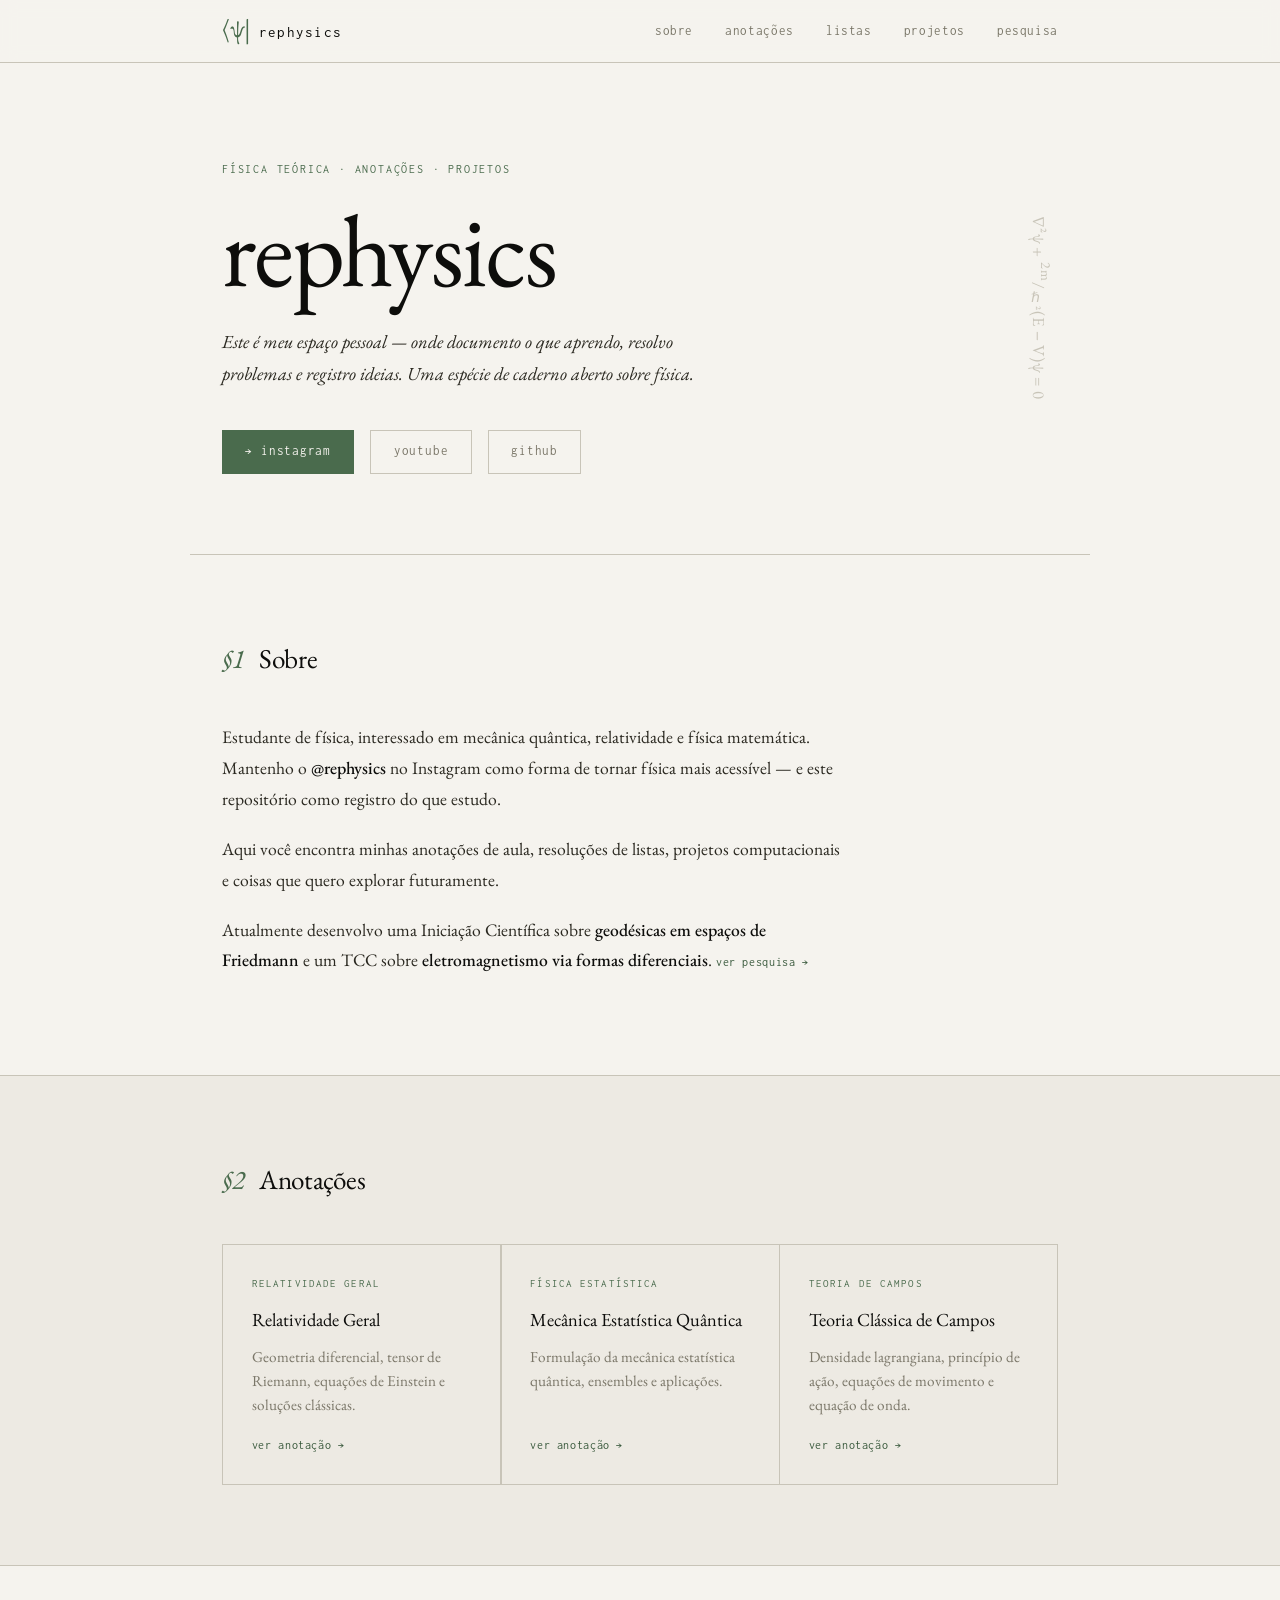
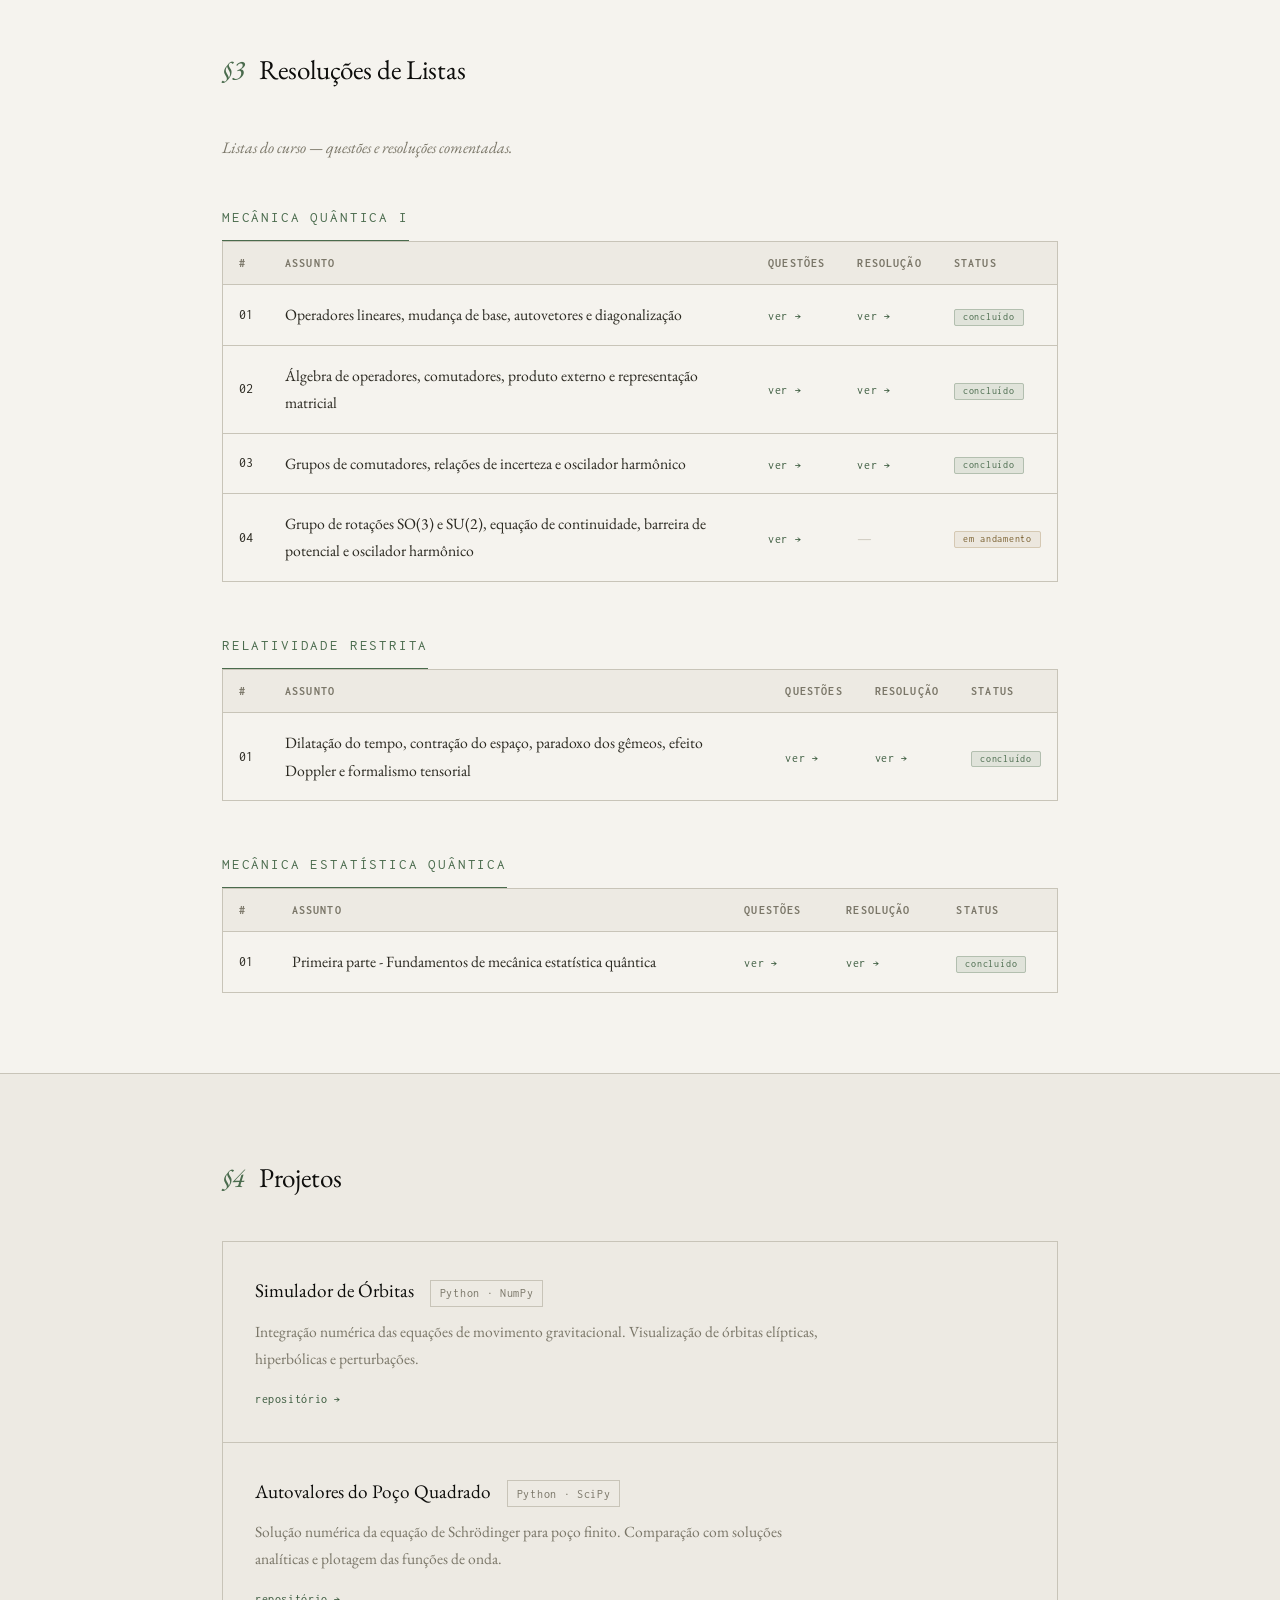
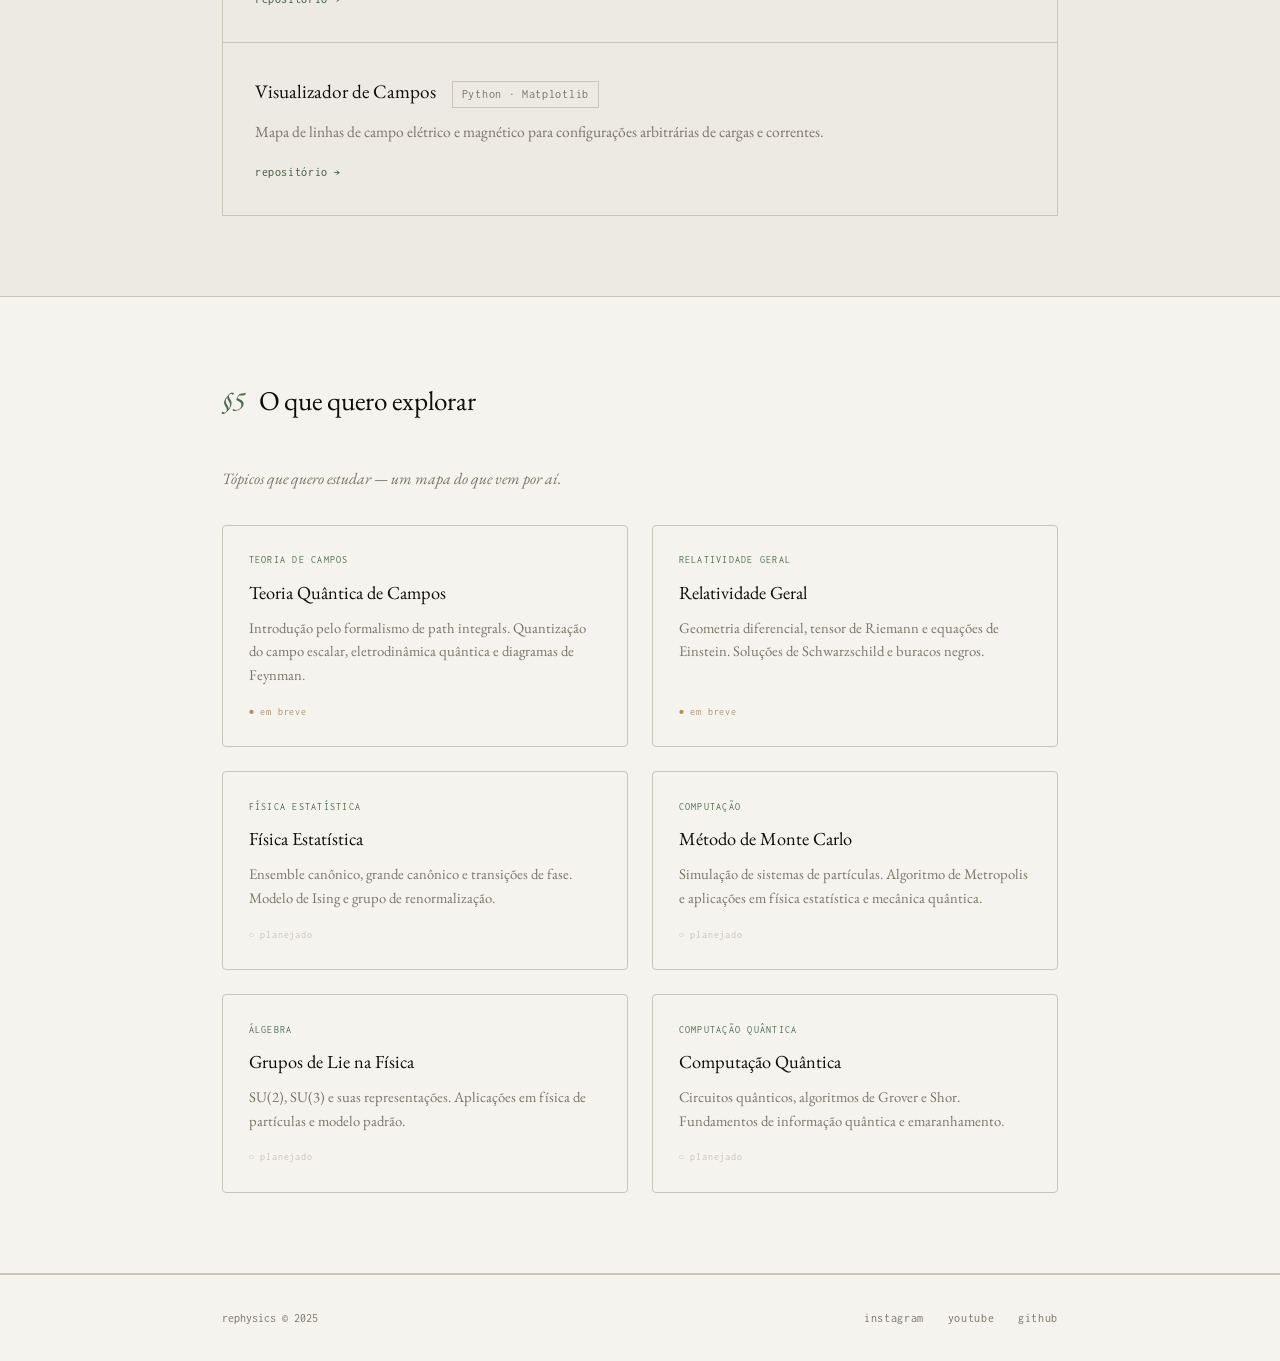
<file: index.html>
<!DOCTYPE html>
<html lang="pt-BR">
<head>
  <meta charset="UTF-8" />
  <meta name="viewport" content="width=device-width, initial-scale=1.0" />
  <title>rephysics</title>
  <link href="https://fonts.googleapis.com/css2?family=Inter:wght@300;400;500&family=EB+Garamond:ital,wght@0,400;0,500;1,400&family=Inconsolata:wght@300;400;500&display=swap" rel="stylesheet" />
  <link rel="stylesheet" href="assets/css/style.css" />
</head>
<body>
</head>
<body>

  <header>
    <div class="header-inner">
      <div class="logo">
        <span class="logo-symbol">⟨ψ|</span>
        <span class="logo-name">rephysics</span>
      </div>
      <nav>
        <a href="pages/sobre.html">sobre</a>
        <a href="pages/anotacoes.html">anotações</a>
        <a href="pages/listas.html">listas</a>
        <a href="#projetos">projetos</a>
        <a href="pages/pesquisa.html">pesquisa</a>
      </nav>
    </div>
  </header>

  <section class="hero">
    <div class="hero-inner">
      <p class="hero-label">física teórica · anotações · projetos</p>
      <h1 class="hero-title">rephysics</h1>
      <p class="hero-sub">
        Este é meu espaço pessoal — onde documento o que aprendo, resolvo problemas
        e registro ideias. Uma espécie de caderno aberto sobre física.
      </p>
      <div class="hero-links">
        <a href="https://instagram.com/rephysics" target="_blank" class="btn">→ instagram</a>
        <a href="https://www.youtube.com/@Rephysicss" target="_blank" class="btn btn-ghost">youtube</a>
        <a href="https://github.com/rennanric" target="_blank" class="btn btn-ghost">github</a>
      </div>
    </div>
    <div class="hero-eq">
      <span>∇²ψ + <sup>2m</sup>/<sub>ℏ²</sub>(E − V)ψ = 0</span>
    </div>
  </section>

  <section id="sobre" class="section">
    <div class="section-inner">
      <h2 class="section-title"><span class="accent">§1</span> Sobre</h2>
      <div class="prose">
        <p>
          Estudante de física, interessado em mecânica quântica, relatividade e física
          matemática. Mantenho o <strong>@rephysics</strong> no Instagram como forma de
          tornar física mais acessível — e este repositório como registro do que estudo.
        </p>
        <p>
          Aqui você encontra minhas anotações de aula, resoluções de listas, projetos
          computacionais e coisas que quero explorar futuramente.
        </p>
        <p>
          Atualmente desenvolvo uma Iniciação Científica sobre
          <strong>geodésicas em espaços de Friedmann</strong> e um TCC sobre
          <strong>eletromagnetismo via formas diferenciais</strong>.
          <a href="pages/pesquisa.html" class="card-link">ver pesquisa →</a>
        </p>
      </div>
    </div>
  </section>

  <section id="anotacoes" class="section section-alt">
    <div class="section-inner">
      <h2 class="section-title"><span class="accent">§2</span> Anotações</h2>
      <div class="card-grid">
        <div class="card">
          <div class="card-tag">relatividade geral</div>
          <h3>Relatividade Geral</h3>
          <p>Geometria diferencial, tensor de Riemann, equações de Einstein e soluções clássicas.</p>
          <a href="pages/relatividade-geral.html" class="card-link">ver anotação →</a>
        </div>
        <div class="card">
          <div class="card-tag">física estatística</div>
          <h3>Mecânica Estatística Quântica</h3>
          <p>Formulação da mecânica estatística quântica, ensembles e aplicações.</p>
          <a href="pages/mecanica-estatistica-quantica.html" class="card-link">ver anotação →</a>
        </div>
        <div class="card">
          <div class="card-tag">teoria de campos</div>
          <h3>Teoria Clássica de Campos</h3>
          <p>Densidade lagrangiana, princípio de ação, equações de movimento e equação de onda.</p>
          <a href="pages/teoria-classica-de-campos.html" class="card-link">ver anotação →</a>
        </div>
      </div>
    </div>
  </section>

  <section id="listas" class="section">
    <div class="section-inner">
      <h2 class="section-title"><span class="accent">§3</span> Resoluções de Listas</h2>
      <p class="section-desc">Listas do curso — questões e resoluções comentadas.</p>

      <div class="list-group">
        <div class="list-group-header">Mecânica Quântica I</div>
        <table class="list-table">
          <thead>
            <tr><th>#</th><th>Assunto</th><th>Questões</th><th>Resolução</th><th>Status</th></tr>
          </thead>
          <tbody>
            <tr>
              <td class="mono">01</td>
              <td>Operadores lineares, mudança de base, autovetores e diagonalização</td>
              <td><a href="assets/pdfs/listas/quantica/Primeira lista de Quântica I-2026.pdf" target="_blank" class="card-link">ver →</a></td>
              <td><a href="assets/pdfs/listas/quantica/Resolução lista 1 LaTex quantica.pdf" target="_blank" class="card-link">ver →</a></td>
              <td><span class="badge badge-done">concluído</span></td>
            </tr>
            <tr>
              <td class="mono">02</td>
              <td>Álgebra de operadores, comutadores, produto externo e representação matricial</td>
              <td><a href="assets/pdfs/listas/quantica/Segunda lista de Quântica I-2026.pdf" target="_blank" class="card-link">ver →</a></td>
              <td><a href="assets/pdfs/listas/quantica/Resolução lista 2 (mecanica quantica).pdf" target="_blank" class="card-link">ver →</a></td>
              <td><span class="badge badge-done">concluído</span></td>
            </tr>
            <tr>
              <td class="mono">03</td>
<td>Grupos de comutadores, relações de incerteza e oscilador harmônico</td>
<td><a href="assets/pdfs/listas/quantica/Terceira lista de Quântica I-2026.pdf" target="_blank" class="card-link">ver →</a></td>
<td><a href="assets/pdfs/listas/quantica/Resolução 3a lista mec quantica.pdf" target="_blank" class="card-link">ver →</a></td>
<td><span class="badge badge-done">concluído</span></td>
            </tr>
            <tr>
              <td class="mono">04</td>
              <td>Grupo de rotações SO(3) e SU(2), equação de continuidade, barreira de potencial e oscilador harmônico</td>
              <td><a href="assets/pdfs/listas/quantica/Quarta lista de Quântica I-2026 (1).pdf" target="_blank" class="card-link">ver →</a></td>
              <td><span class="muted">—</span></td>
              <td><span class="badge badge-wip">em andamento</span></td>
            </tr>
          </tbody>
        </table>
      </div>

      <div class="list-group">
        <div class="list-group-header">Relatividade Restrita</div>
        <table class="list-table">
          <thead>
            <tr><th>#</th><th>Assunto</th><th>Questões</th><th>Resolução</th><th>Status</th></tr>
          </thead>
          <tbody>
            <tr>
              <td class="mono">01</td>
              <td>Dilatação do tempo, contração do espaço, paradoxo dos gêmeos, efeito Doppler e formalismo tensorial</td>
              <td><a href="assets/pdfs/listas/relatividade-restrita/lista 1 restrita.pdf" target="_blank" class="card-link">ver →</a></td>
              <td><a href="assets/pdfs/listas/relatividade-restrita/resolução lista 1 (relatividade restrita).pdf" target="_blank" class="card-link">ver →</a></td>
              <td><span class="badge badge-done">concluído</span></td>
            </tr>
          </tbody>
        </table>
      </div>

      <div class="list-group">
        <div class="list-group-header">Mecânica Estatística Quântica</div>
        <table class="list-table">
          <thead>
            <tr><th>#</th><th>Assunto</th><th>Questões</th><th>Resolução</th><th>Status</th></tr>
          </thead>
          <tbody>
            <tr>
              <td class="mono">01</td>
              <td>Primeira parte - Fundamentos de mecânica estatística quântica</td>
              <td><a href="assets/pdfs/listas/mec estatistica quantica/questoes primeira parte mec estatistica.pdf" target="_blank" class="card-link">ver →</a></td>
              <td><a href="assets/pdfs/listas/mec estatistica quantica/Resolucao lista 1 mec estatistica pdf.pdf" target="_blank" class="card-link">ver →</a></td>
              <td><span class="badge badge-done">concluído</span></td>
            </tr>
          </tbody>
        </table>
      </div>

    </div>
  </section>

  <section id="projetos" class="section section-alt">
    <div class="section-inner">
      <h2 class="section-title"><span class="accent">§4</span> Projetos</h2>
      <div class="project-list">
        <div class="project-item">
          <div class="project-header">
            <span class="project-name">Simulador de Órbitas</span>
            <span class="tag">Python · NumPy</span>
          </div>
          <p>Integração numérica das equações de movimento gravitacional. Visualização de órbitas elípticas, hiperbólicas e perturbações.</p>
          <a href="#" class="card-link">repositório →</a>
        </div>
        <div class="project-item">
          <div class="project-header">
            <span class="project-name">Autovalores do Poço Quadrado</span>
            <span class="tag">Python · SciPy</span>
          </div>
          <p>Solução numérica da equação de Schrödinger para poço finito. Comparação com soluções analíticas e plotagem das funções de onda.</p>
          <a href="#" class="card-link">repositório →</a>
        </div>
        <div class="project-item">
          <div class="project-header">
            <span class="project-name">Visualizador de Campos</span>
            <span class="tag">Python · Matplotlib</span>
          </div>
          <p>Mapa de linhas de campo elétrico e magnético para configurações arbitrárias de cargas e correntes.</p>
          <a href="#" class="card-link">repositório →</a>
        </div>
      </div>
    </div>
  </section>

  <section id="quero-fazer" class="section">
    <div class="section-inner">
      <h2 class="section-title"><span class="accent">§5</span> O que quero explorar</h2>
      <p class="section-desc">Tópicos que quero estudar — um mapa do que vem por aí.</p>

      <div class="explore-grid">

        <div class="explore-card">
          <div class="explore-tag">teoria de campos</div>
          <div class="explore-title">Teoria Quântica de Campos</div>
          <div class="explore-desc">Introdução pelo formalismo de path integrals. Quantização do campo escalar, eletrodinâmica quântica e diagramas de Feynman.</div>
          <div class="explore-status soon">● em breve</div>
        </div>

        <div class="explore-card">
          <div class="explore-tag">relatividade geral</div>
          <div class="explore-title">Relatividade Geral</div>
          <div class="explore-desc">Geometria diferencial, tensor de Riemann e equações de Einstein. Soluções de Schwarzschild e buracos negros.</div>
          <div class="explore-status soon">● em breve</div>
        </div>

        <div class="explore-card">
          <div class="explore-tag">física estatística</div>
          <div class="explore-title">Física Estatística</div>
          <div class="explore-desc">Ensemble canônico, grande canônico e transições de fase. Modelo de Ising e grupo de renormalização.</div>
          <div class="explore-status">○ planejado</div>
        </div>

        <div class="explore-card">
          <div class="explore-tag">computação</div>
          <div class="explore-title">Método de Monte Carlo</div>
          <div class="explore-desc">Simulação de sistemas de partículas. Algoritmo de Metropolis e aplicações em física estatística e mecânica quântica.</div>
          <div class="explore-status">○ planejado</div>
        </div>

        <div class="explore-card">
          <div class="explore-tag">álgebra</div>
          <div class="explore-title">Grupos de Lie na Física</div>
          <div class="explore-desc">SU(2), SU(3) e suas representações. Aplicações em física de partículas e modelo padrão.</div>
          <div class="explore-status">○ planejado</div>
        </div>

        <div class="explore-card">
          <div class="explore-tag">computação quântica</div>
          <div class="explore-title">Computação Quântica</div>
          <div class="explore-desc">Circuitos quânticos, algoritmos de Grover e Shor. Fundamentos de informação quântica e emaranhamento.</div>
          <div class="explore-status">○ planejado</div>
        </div>

      </div>
    </div>
  </section>

  <footer>
    <div class="footer-inner">
      <span class="mono">rephysics © 2025</span>
      <div class="footer-links">
        <a href="https://instagram.com/rephysics" target="_blank">instagram</a>
        <a href="https://www.youtube.com/@Rephysicss" target="_blank">youtube</a>
        <a href="https://github.com/rennanric" target="_blank">github</a>
      </div>
    </div>
  </footer>

</body>
</html>
</file>
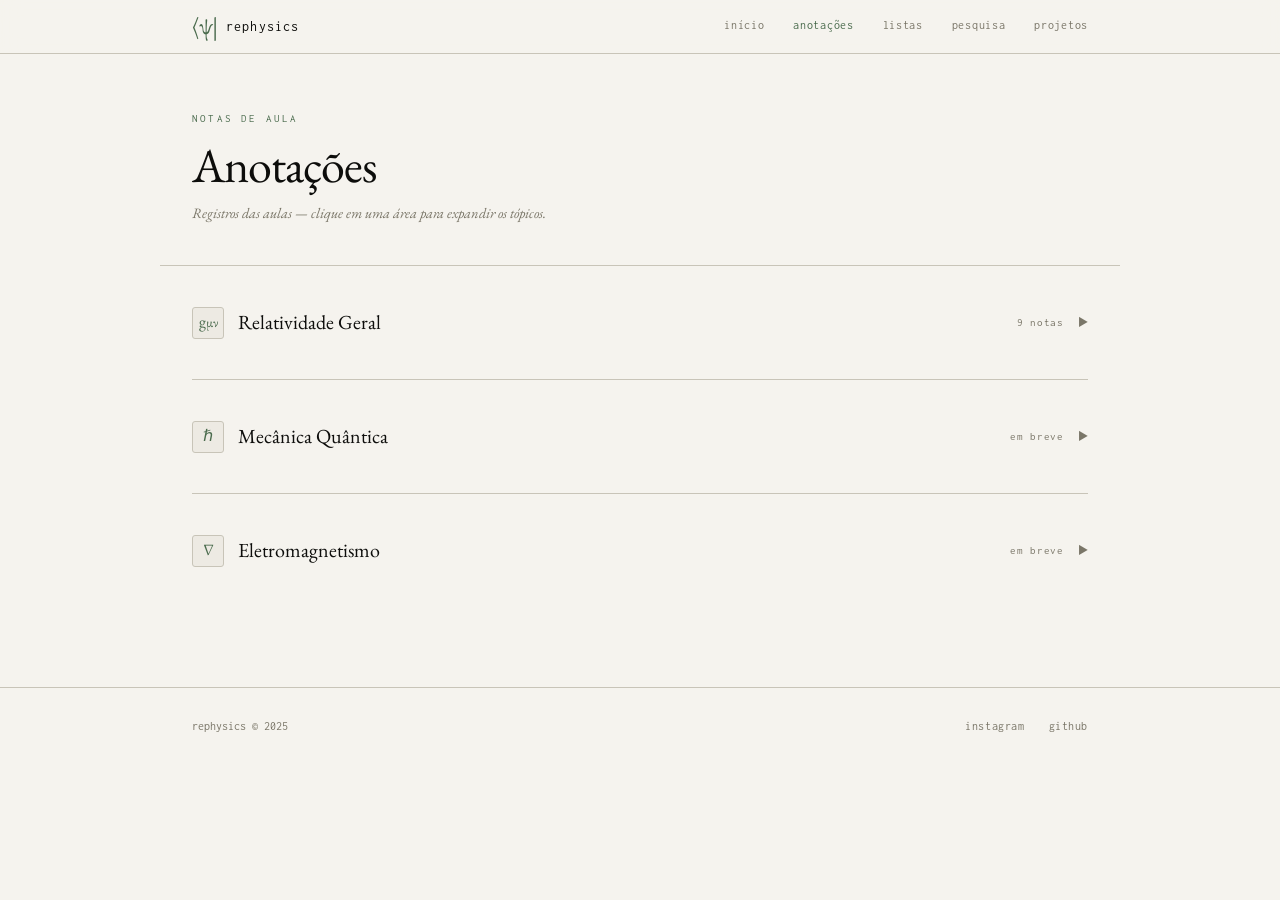
<file: anotacoes.html>
<!DOCTYPE html>
<html lang="pt-BR">
<head>
  <meta charset="UTF-8" />
  <meta name="viewport" content="width=device-width, initial-scale=1.0" />
  <title>Anotações · rephysics</title>
  <link href="https://fonts.googleapis.com/css2?family=Inter:wght@300;400;500&family=EB+Garamond:ital,wght@0,400;0,500;1,400&family=Inconsolata:wght@300;400;500&display=swap" rel="stylesheet" />
  <style>
    :root {
      --bg:          #f5f3ee;
      --bg-alt:      #edeae3;
      --surface:     #e5e1d8;
      --border:      #c8c4b8;
      --accent:      #4a6b4d;
      --accent-dim:  #3a5a3d;
      --text:        #1e1c18;
      --text-muted:  #7a7668;
      --text-strong: #0d0d0b;
      --mono:        'Inconsolata', monospace;
      --serif:       'EB Garamond', Georgia, serif;
      --sans:        'Inter', system-ui, sans-serif;
    }

    *, *::before, *::after { box-sizing: border-box; margin: 0; padding: 0; }
    html { scroll-behavior: smooth; }

    body {
      background: var(--bg);
      color: var(--text);
      font-family: var(--sans);
      font-size: 0.95rem;
      line-height: 1.65;
      -webkit-font-smoothing: antialiased;
    }

    ::selection { background: var(--accent); color: #f5f3ee; }

    /* ── HEADER ── */
    header {
      position: sticky; top: 0; z-index: 100;
      background: rgba(245,243,238,0.95);
      backdrop-filter: blur(10px);
      border-bottom: 1px solid var(--border);
    }
    .header-inner {
      max-width: 960px; margin: 0 auto;
      padding: 0.9rem 2rem;
      display: flex; align-items: center;
      justify-content: space-between; gap: 2rem;
    }
    .logo { display: flex; align-items: center; gap: 0.5rem; text-decoration: none; }
    .logo-symbol { font-family: var(--serif); font-size: 1.5rem; color: var(--accent); line-height: 1; }
    .logo-name { font-family: var(--mono); font-size: 0.9rem; color: var(--text-strong); letter-spacing: 0.08em; }
    nav { display: flex; gap: 1.8rem; flex-wrap: wrap; }
    nav a {
      font-family: var(--mono); font-size: 0.75rem;
      color: var(--text-muted); text-decoration: none;
      letter-spacing: 0.06em; transition: color 0.2s;
    }
    nav a:hover, nav a.active { color: var(--accent); }

    /* ── HERO ── */
    .page-hero {
      max-width: 960px; margin: 0 auto;
      padding: 3.5rem 2rem 2.5rem;
      border-bottom: 1px solid var(--border);
    }
    .page-label {
      font-family: var(--mono); font-size: 0.68rem;
      color: var(--accent); letter-spacing: 0.2em;
      text-transform: uppercase; margin-bottom: 0.7rem;
    }
    .page-title {
      font-family: var(--serif);
      font-size: clamp(2rem, 4vw, 3rem);
      font-weight: 400; color: var(--text-strong);
      line-height: 1.1; letter-spacing: -0.02em;
      margin-bottom: 0.6rem;
    }
    .page-sub {
      font-size: 0.9rem; color: var(--text-muted);
      font-style: italic; font-family: var(--serif);
    }

    /* ── CONTENT ── */
    .content { max-width: 960px; margin: 0 auto; padding: 0 2rem 5rem; }

    /* ── AREA (disciplina) ── */
    .area { padding: 2.5rem 0; border-bottom: 1px solid var(--border); }
    .area:last-child { border-bottom: none; }

    /* cabeçalho clicável da área */
    .area-toggle {
      display: flex; align-items: center; gap: 0.9rem;
      cursor: pointer; list-style: none;
      user-select: none; padding: 0;
    }
    .area-toggle::-webkit-details-marker { display: none; }

    .area-icon {
      width: 32px; height: 32px; flex-shrink: 0;
      background: var(--bg-alt); border: 1px solid var(--border);
      border-radius: 3px;
      display: flex; align-items: center; justify-content: center;
      font-family: var(--serif); font-size: 1rem; color: var(--accent);
      transition: background 0.2s, border-color 0.2s;
    }
    details[open] .area-icon {
      background: var(--accent);
      color: #f5f3ee; border-color: var(--accent);
    }

    .area-title {
      font-family: var(--serif); font-size: 1.25rem;
      font-weight: 400; color: var(--text-strong); flex: 1;
    }

    .area-count {
      font-family: var(--mono); font-size: 0.68rem;
      color: var(--text-muted); letter-spacing: 0.06em;
    }

    .area-chevron {
      font-size: 0.7rem; color: var(--text-muted);
      transition: transform 0.25s;
    }
    details[open] .area-chevron { transform: rotate(90deg); }

    /* ── NOTAS GRID ── */
    .notas-grid {
      margin-top: 1.2rem;
      display: flex; flex-direction: column;
      border: 1px solid var(--border);
      border-radius: 4px; overflow: hidden;
      animation: slideDown 0.2s ease;
    }

    @keyframes slideDown {
      from { opacity: 0; transform: translateY(-6px); }
      to   { opacity: 1; transform: translateY(0); }
    }

    .nota-row {
      display: flex; align-items: center; gap: 1rem;
      padding: 1.2rem 1.5rem;
      border-bottom: 1px solid var(--border);
      background: var(--bg);
      transition: background 0.15s;
    }
    .nota-row:last-child { border-bottom: none; }
    .nota-row:hover { background: var(--bg-alt); }

    .nota-num {
      font-family: var(--mono); font-size: 0.68rem;
      color: var(--border); min-width: 1.4rem; text-align: center;
    }

    .nota-body { flex: 1; }
    .nota-title {
      font-size: 0.97rem; font-weight: 500;
      color: var(--text-strong); line-height: 1.3;
    }
    .nota-desc {
      font-size: 0.86rem; color: var(--text-muted);
      margin-top: 0.2rem; line-height: 1.5;
      font-family: var(--serif); font-style: italic;
    }

    .pdf-btn {
      font-family: var(--mono); font-size: 0.65rem;
      color: var(--accent-dim); text-decoration: none;
      letter-spacing: 0.04em;
      padding: 0.22rem 0.55rem;
      border: 1px solid transparent;
      border-radius: 2px;
      transition: all 0.2s;
      white-space: nowrap;
      flex-shrink: 0;
    }
    .pdf-btn:hover {
      color: var(--accent);
      border-color: var(--accent);
      background: rgba(74,107,77,0.06);
    }
    .pdf-btn::before { content: '↓ '; font-size: 0.6rem; }

    /* ── FOOTER ── */
    footer { border-top: 1px solid var(--border); padding: 1.8rem 0; }
    .footer-inner {
      max-width: 960px; margin: 0 auto; padding: 0 2rem;
      display: flex; justify-content: space-between;
      align-items: center; flex-wrap: wrap; gap: 1rem;
    }
    .footer-inner span { font-family: var(--mono); font-size: 0.72rem; color: var(--text-muted); }
    .footer-links { display: flex; gap: 1.5rem; }
    .footer-links a {
      font-family: var(--mono); font-size: 0.72rem;
      color: var(--text-muted); text-decoration: none;
      letter-spacing: 0.05em; transition: color 0.2s;
    }
    .footer-links a:hover { color: var(--accent); }

    @media (max-width: 700px) {
      .header-inner { flex-direction: column; align-items: flex-start; gap: 0.8rem; }
      nav { gap: 1rem; }
      .page-hero, .content { padding-left: 1.5rem; padding-right: 1.5rem; }
    }
  </style>
</head>
<body>

  <header>
    <div class="header-inner">
      <a class="logo" href="index.html">
        <span class="logo-symbol">⟨ψ|</span>
        <span class="logo-name">rephysics</span>
      </a>
      <nav>
        <a href="index.html">início</a>
        <a href="anotacoes.html" class="active">anotações</a>
        <a href="listas.html">listas</a>
        <a href="pesquisa.html">pesquisa</a>
        <a href="index.html#projetos">projetos</a>
      </nav>
    </div>
  </header>

  <div class="page-hero">
    <p class="page-label">notas de aula</p>
    <h1 class="page-title">Anotações</h1>
    <p class="page-sub">Registros das aulas — clique em uma área para expandir os tópicos.</p>
  </div>

  <div class="content">

    <!-- ══ RELATIVIDADE GERAL ══ -->
    <div class="area">
      <details>
        <summary class="area-toggle">
          <div class="area-icon">g<sub>μν</sub></div>
          <span class="area-title">Relatividade Geral</span>
          <span class="area-count">9 notas</span>
          <span class="area-chevron">▶</span>
        </summary>

        <div class="notas-grid">

          <div class="nota-row">
            <span class="nota-num">01</span>
            <div class="nota-body">
              <div class="nota-title">Revisão de Tensor, Covetor e Espaços</div>
              <div class="nota-desc">Espaços vetoriais, transformações, covariância e contravariância</div>
            </div>
            <a href="pdfs/anotacoes/relatividade-geral/Revisão de tensor,covetor e espaços.pdf" target="_blank" class="pdf-btn">abrir</a>
          </div>

          <div class="nota-row">
            <span class="nota-num">02</span>
            <div class="nota-body">
              <div class="nota-title">Vetor como Derivação, Bases Duais e 1-formas</div>
              <div class="nota-desc">Interpretação geométrica de vetores tangentes e espaço dual</div>
            </div>
            <a href="pdfs/anotacoes/relatividade-geral/vetor como derivacao, bases duais e 1-formas.pdf" target="_blank" class="pdf-btn">abrir</a>
          </div>

          <div class="nota-row">
            <span class="nota-num">03</span>
            <div class="nota-body">
              <div class="nota-title">Métrica e Intervalo Invariante</div>
              <div class="nota-desc">Tensor métrico, levantamento e abaixamento de índices, invariância</div>
            </div>
            <a href="pdfs/anotacoes/relatividade-geral/Metrica e intervalo invariante.pdf" target="_blank" class="pdf-btn">abrir</a>
          </div>

          <div class="nota-row">
            <span class="nota-num">04</span>
            <div class="nota-body">
              <div class="nota-title">Tensor e Derivada Covariante — Transformação</div>
              <div class="nota-desc">Como tensores se transformam e a derivada covariante como tensor</div>
            </div>
            <a href="pdfs/anotacoes/relatividade-geral/Tensor e derivada covariante ser um tensor e tranf.pdf" target="_blank" class="pdf-btn">abrir</a>
          </div>

          <div class="nota-row">
            <span class="nota-num">05</span>
            <div class="nota-body">
              <div class="nota-title">Lei de Transformação da Conexão</div>
              <div class="nota-desc">Símbolos de Christoffel e sua regra de transformação não tensorial</div>
            </div>
            <a href="pdfs/anotacoes/relatividade-geral/Lei de transf da conexão.pdf" target="_blank" class="pdf-btn">abrir</a>
          </div>

          <div class="nota-row">
            <span class="nota-num">06</span>
            <div class="nota-body">
              <div class="nota-title">Derivada Covariante e Divergente</div>
              <div class="nota-desc">Derivada covariante de tensores de rank arbitrário, divergente covariante</div>
            </div>
            <a href="pdfs/anotacoes/relatividade-geral/Derivada covariante e divergente.pdf" target="_blank" class="pdf-btn">abrir</a>
          </div>

          <div class="nota-row">
            <span class="nota-num">07</span>
            <div class="nota-body">
              <div class="nota-title">Equação de uma Partícula Livre sobre uma Superfície</div>
              <div class="nota-desc">Geodésicas e equação do movimento em variedades curvas</div>
            </div>
            <a href="pdfs/anotacoes/relatividade-geral/Eq de uma particula livre sobre uma superficie.pdf" target="_blank" class="pdf-btn">abrir</a>
          </div>

          <div class="nota-row">
            <span class="nota-num">08</span>
            <div class="nota-body">
              <div class="nota-title">Aceleração de Partícula Livre e Derivada Covariante da Métrica</div>
              <div class="nota-desc">Condição de compatibilidade da métrica e transporte paralelo</div>
            </div>
            <a href="pdfs/anotacoes/relatividade-geral/Aceleracao de particula livre e derivada covariante da metrica.pdf" target="_blank" class="pdf-btn">abrir</a>
          </div>

          <div class="nota-row">
            <span class="nota-num">09</span>
            <div class="nota-body">
              <div class="nota-title">Tensor de Riemann — Definição Algébrica</div>
              <div class="nota-desc">Curvatura via comutador de derivadas covariantes, simetrias do tensor</div>
            </div>
            <a href="pdfs/anotacoes/relatividade-geral/Tensor de riemman (def algebrica).pdf" target="_blank" class="pdf-btn">abrir</a>
          </div>

        </div>
      </details>
    </div>

    <!-- ══ PRÓXIMAS ÁREAS (placeholder) ══ -->
    <div class="area">
      <details>
        <summary class="area-toggle">
          <div class="area-icon">ℏ</div>
          <span class="area-title">Mecânica Quântica</span>
          <span class="area-count">em breve</span>
          <span class="area-chevron">▶</span>
        </summary>
        <div class="notas-grid">
          <div class="nota-row">
            <span class="nota-num">—</span>
            <div class="nota-body">
              <div class="nota-title" style="color:var(--text-muted); font-weight:400;">Notas sendo organizadas...</div>
            </div>
          </div>
        </div>
      </details>
    </div>

    <div class="area">
      <details>
        <summary class="area-toggle">
          <div class="area-icon">∇</div>
          <span class="area-title">Eletromagnetismo</span>
          <span class="area-count">em breve</span>
          <span class="area-chevron">▶</span>
        </summary>
        <div class="notas-grid">
          <div class="nota-row">
            <span class="nota-num">—</span>
            <div class="nota-body">
              <div class="nota-title" style="color:var(--text-muted); font-weight:400;">Notas sendo organizadas...</div>
            </div>
          </div>
        </div>
      </details>
    </div>

  </div>

  <footer>
    <div class="footer-inner">
      <span>rephysics © 2025</span>
      <div class="footer-links">
        <a href="https://instagram.com/rephysics" target="_blank">instagram</a>
        <a href="https://github.com/rennanric" target="_blank">github</a>
      </div>
    </div>
  </footer>

</body>
</html>
</file>
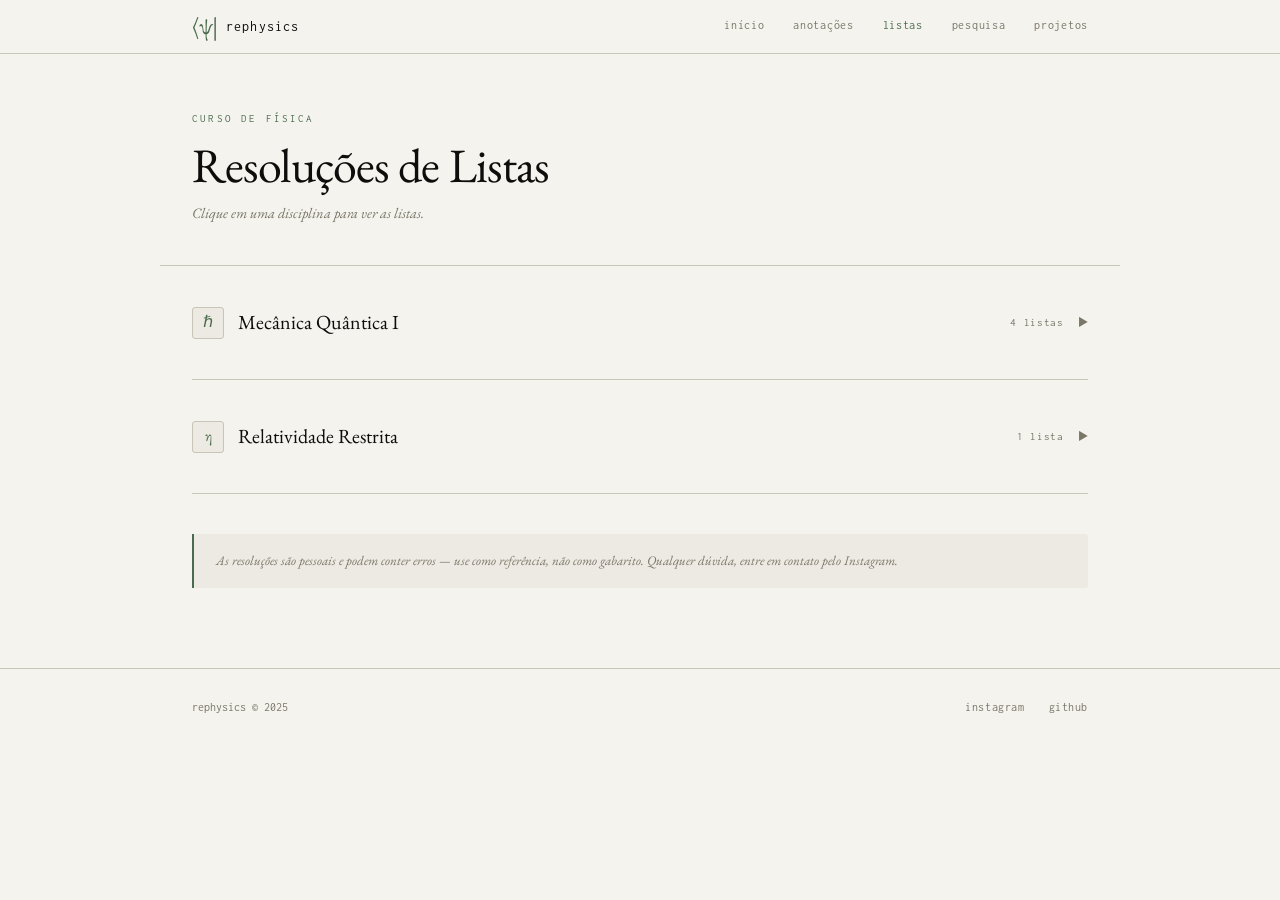
<file: listas.html>
<!DOCTYPE html>
<html lang="pt-BR">
<head>
  <meta charset="UTF-8" />
  <meta name="viewport" content="width=device-width, initial-scale=1.0" />
  <title>Listas · rephysics</title>
  <link href="https://fonts.googleapis.com/css2?family=Inter:wght@300;400;500&family=EB+Garamond:ital,wght@0,400;0,500;1,400&family=Inconsolata:wght@300;400;500&display=swap" rel="stylesheet" />
  <style>
    :root {
      --bg:          #f5f3ee;
      --bg-alt:      #edeae3;
      --surface:     #e5e1d8;
      --border:      #c8c4b8;
      --accent:      #4a6b4d;
      --accent-dim:  #3a5a3d;
      --text:        #1e1c18;
      --text-muted:  #7a7668;
      --text-strong: #0d0d0b;
      --mono:        'Inconsolata', monospace;
      --serif:       'EB Garamond', Georgia, serif;
      --sans:        'Inter', system-ui, sans-serif;
    }

    *, *::before, *::after { box-sizing: border-box; margin: 0; padding: 0; }
    html { scroll-behavior: smooth; }

    body {
      background: var(--bg); color: var(--text);
      font-family: var(--sans); font-size: 0.95rem;
      line-height: 1.65; -webkit-font-smoothing: antialiased;
    }

    ::selection { background: var(--accent); color: #f5f3ee; }

    header {
      position: sticky; top: 0; z-index: 100;
      background: rgba(245,243,238,0.95);
      backdrop-filter: blur(10px);
      border-bottom: 1px solid var(--border);
    }
    .header-inner {
      max-width: 960px; margin: 0 auto; padding: 0.9rem 2rem;
      display: flex; align-items: center;
      justify-content: space-between; gap: 2rem;
    }
    .logo { display: flex; align-items: center; gap: 0.5rem; text-decoration: none; }
    .logo-symbol { font-family: var(--serif); font-size: 1.5rem; color: var(--accent); line-height: 1; }
    .logo-name { font-family: var(--mono); font-size: 0.9rem; color: var(--text-strong); letter-spacing: 0.08em; }
    nav { display: flex; gap: 1.8rem; flex-wrap: wrap; }
    nav a { font-family: var(--mono); font-size: 0.75rem; color: var(--text-muted); text-decoration: none; letter-spacing: 0.06em; transition: color 0.2s; }
    nav a:hover, nav a.active { color: var(--accent); }

    .page-hero {
      max-width: 960px; margin: 0 auto;
      padding: 3.5rem 2rem 2.5rem;
      border-bottom: 1px solid var(--border);
    }
    .page-label { font-family: var(--mono); font-size: 0.68rem; color: var(--accent); letter-spacing: 0.2em; text-transform: uppercase; margin-bottom: 0.7rem; }
    .page-title { font-family: var(--serif); font-size: clamp(2rem, 4vw, 3rem); font-weight: 400; color: var(--text-strong); line-height: 1.1; letter-spacing: -0.02em; margin-bottom: 0.6rem; }
    .page-sub { font-size: 0.9rem; color: var(--text-muted); font-style: italic; font-family: var(--serif); }

    .content { max-width: 960px; margin: 0 auto; padding: 0 2rem 5rem; }

    .area { padding: 2.5rem 0; border-bottom: 1px solid var(--border); }
    .area:last-child { border-bottom: none; }

    .area-toggle {
      display: flex; align-items: center; gap: 0.9rem;
      cursor: pointer; list-style: none; user-select: none;
    }
    .area-toggle::-webkit-details-marker { display: none; }

    .area-icon {
      width: 32px; height: 32px; flex-shrink: 0;
      background: var(--bg-alt); border: 1px solid var(--border);
      border-radius: 3px;
      display: flex; align-items: center; justify-content: center;
      font-family: var(--serif); font-size: 1rem; color: var(--accent);
      transition: background 0.2s, border-color 0.2s;
    }
    details[open] .area-icon { background: var(--accent); color: #f5f3ee; border-color: var(--accent); }

    .area-title { font-family: var(--serif); font-size: 1.25rem; font-weight: 400; color: var(--text-strong); flex: 1; }
    .area-count { font-family: var(--mono); font-size: 0.68rem; color: var(--text-muted); letter-spacing: 0.06em; }
    .area-chevron { font-size: 0.7rem; color: var(--text-muted); transition: transform 0.25s; }
    details[open] .area-chevron { transform: rotate(90deg); }

    .listas-grid {
      margin-top: 1.2rem;
      display: flex; flex-direction: column;
      border: 1px solid var(--border);
      border-radius: 4px; overflow: hidden;
      animation: slideDown 0.2s ease;
    }

    @keyframes slideDown {
      from { opacity: 0; transform: translateY(-6px); }
      to   { opacity: 1; transform: translateY(0); }
    }

    .lista-row {
      display: flex; align-items: center; gap: 1rem;
      padding: 1rem 1.3rem;
      border-bottom: 1px solid var(--border);
      background: var(--bg); transition: background 0.15s;
    }
    .lista-row:last-child { border-bottom: none; }
    .lista-row:hover { background: var(--bg-alt); }

    .lista-num { font-family: var(--mono); font-size: 0.68rem; color: var(--border); min-width: 1.4rem; text-align: center; }

    .lista-body { flex: 1; }
    .lista-title { font-size: 0.88rem; font-weight: 500; color: var(--text-strong); line-height: 1.3; }
    .lista-desc { font-size: 0.78rem; color: var(--text-muted); margin-top: 0.1rem; font-family: var(--serif); font-style: italic; }

    .lista-right { display: flex; align-items: center; gap: 0.6rem; flex-shrink: 0; }

    .badge { font-family: var(--mono); font-size: 0.6rem; letter-spacing: 0.08em; padding: 0.15rem 0.5rem; border-radius: 2px; white-space: nowrap; }
    .badge-done { background: rgba(74,107,77,0.12); color: var(--accent); border: 1px solid rgba(74,107,77,0.3); }
    .badge-wip  { background: rgba(160,130,80,0.1); color: #7a6030; border: 1px solid rgba(160,130,80,0.3); }

    .pdf-btns { display: flex; gap: 0.3rem; }
    .pdf-btn {
      font-family: var(--mono); font-size: 0.65rem;
      color: var(--accent-dim); text-decoration: none;
      letter-spacing: 0.04em; padding: 0.2rem 0.5rem;
      border: 1px solid transparent; border-radius: 2px;
      transition: all 0.2s; white-space: nowrap;
    }
    .pdf-btn:hover { color: var(--accent); border-color: var(--accent); background: rgba(74,107,77,0.06); }
    .pdf-btn.res { color: var(--text-muted); }
    .pdf-btn.res:hover { color: var(--accent); border-color: var(--accent); }
    .pdf-btn::before { content: '↓ '; font-size: 0.6rem; }
    .pdf-none { font-family: var(--mono); font-size: 0.62rem; color: var(--border); }

    .nota {
      margin-top: 2.5rem; padding: 1rem 1.4rem;
      border-left: 2px solid var(--accent); background: var(--bg-alt);
      font-size: 0.82rem; color: var(--text-muted);
      font-style: italic; font-family: var(--serif); border-radius: 0 3px 3px 0;
    }

    footer { border-top: 1px solid var(--border); padding: 1.8rem 0; }
    .footer-inner { max-width: 960px; margin: 0 auto; padding: 0 2rem; display: flex; justify-content: space-between; align-items: center; flex-wrap: wrap; gap: 1rem; }
    .footer-inner span { font-family: var(--mono); font-size: 0.72rem; color: var(--text-muted); }
    .footer-links { display: flex; gap: 1.5rem; }
    .footer-links a { font-family: var(--mono); font-size: 0.72rem; color: var(--text-muted); text-decoration: none; letter-spacing: 0.05em; transition: color 0.2s; }
    .footer-links a:hover { color: var(--accent); }

    @media (max-width: 700px) {
      .header-inner { flex-direction: column; align-items: flex-start; gap: 0.8rem; }
      nav { gap: 1rem; }
      .page-hero, .content { padding-left: 1.5rem; padding-right: 1.5rem; }
      .lista-row { flex-wrap: wrap; }
      .lista-right { flex-wrap: wrap; }
    }
  </style>
</head>
<body>

  <header>
    <div class="header-inner">
      <a class="logo" href="index.html">
        <span class="logo-symbol">⟨ψ|</span>
        <span class="logo-name">rephysics</span>
      </a>
      <nav>
        <a href="index.html">início</a>
        <a href="anotacoes.html">anotações</a>
        <a href="listas.html" class="active">listas</a>
        <a href="pesquisa.html">pesquisa</a>
        <a href="index.html#projetos">projetos</a>
      </nav>
    </div>
  </header>

  <div class="page-hero">
    <p class="page-label">curso de física</p>
    <h1 class="page-title">Resoluções de Listas</h1>
    <p class="page-sub">Clique em uma disciplina para ver as listas.</p>
  </div>

  <div class="content">

    <!-- MECÂNICA QUÂNTICA I -->
    <div class="area">
      <details>
        <summary class="area-toggle">
          <div class="area-icon">ℏ</div>
          <span class="area-title">Mecânica Quântica I</span>
          <span class="area-count">4 listas</span>
          <span class="area-chevron">▶</span>
        </summary>

        <div class="listas-grid">

          <div class="lista-row">
            <span class="lista-num">01</span>
            <div class="lista-body">
              <div class="lista-title">Operadores Lineares e Mudança de Base</div>
              <div class="lista-desc">Autovalores, diagonalização, bases ortonormais, completude</div>
            </div>
            <div class="lista-right">
              <span class="badge badge-done">concluído</span>
              <div class="pdf-btns">
                <a href="pdfs/quantica/Primeira lista de Quântica I-2026.pdf" target="_blank" class="pdf-btn">questões</a>
                <a href="pdfs/quantica/Resolução lista 1 LaTex quantica.pdf" target="_blank" class="pdf-btn res">resolução</a>
              </div>
            </div>
          </div>

          <div class="lista-row">
            <span class="lista-num">02</span>
            <div class="lista-body">
              <div class="lista-title">Álgebra de Operadores e Produto Externo</div>
              <div class="lista-desc">Comutadores, bra-kets, Hermitiano, unitário, produto externo |α⟩⟨β|</div>
            </div>
            <div class="lista-right">
              <span class="badge badge-done">concluído</span>
              <div class="pdf-btns">
                <a href="pdfs/quantica/Segunda lista de Quântica I-2026.pdf" target="_blank" class="pdf-btn">questões</a>
                <a href="pdfs/quantica/Resolução lista 2 (mecanica quantica).pdf" target="_blank" class="pdf-btn res">resolução</a>
              </div>
            </div>
          </div>

          <div class="lista-row">
            <span class="lista-num">03</span>
            <div class="lista-body">
              <div class="lista-title">Lista 3</div>
              <div class="lista-desc">—</div>
            </div>
            <div class="lista-right">
              <span class="badge badge-wip">em andamento</span>
              <span class="pdf-none">em breve</span>
            </div>
          </div>

          <div class="lista-row">
            <span class="lista-num">04</span>
            <div class="lista-body">
              <div class="lista-title">Grupos de Rotações, Continuidade e Barreiras</div>
              <div class="lista-desc">SO(3), SU(2), Pauli, equação de continuidade, oscilador harmônico</div>
            </div>
            <div class="lista-right">
              <span class="badge badge-wip">em andamento</span>
              <div class="pdf-btns">
                <a href="pdfs/quantica/Quarta lista de Quântica I-2026 (1).pdf" target="_blank" class="pdf-btn">questões</a>
                <span class="pdf-none">resolução em breve</span>
              </div>
            </div>
          </div>

        </div>
      </details>
    </div>

    <!-- RELATIVIDADE RESTRITA -->
    <div class="area">
      <details>
        <summary class="area-toggle">
          <div class="area-icon">η</div>
          <span class="area-title">Relatividade Restrita</span>
          <span class="area-count">1 lista</span>
          <span class="area-chevron">▶</span>
        </summary>

        <div class="listas-grid">

          <div class="lista-row">
            <span class="lista-num">01</span>
            <div class="lista-body">
              <div class="lista-title">Dilatação do Tempo, Contração do Espaço e Formalismo Tensorial</div>
              <div class="lista-desc">Tempo próprio, Minkowski, paradoxo dos gêmeos, Doppler, Lorentz, vetores e covetores</div>
            </div>
            <div class="lista-right">
              <span class="badge badge-done">concluído</span>
              <div class="pdf-btns">
                <a href="pdfs/restrita/lista 1 restrita.pdf" target="_blank" class="pdf-btn">questões</a>
                <a href="pdfs/restrita/resolução lista 1 (relatividade restrita).pdf" target="_blank" class="pdf-btn res">resolução</a>
              </div>
            </div>
          </div>

        </div>
      </details>
    </div>

    <div class="nota">
      As resoluções são pessoais e podem conter erros — use como referência, não como gabarito.
      Qualquer dúvida, entre em contato pelo Instagram.
    </div>

  </div>

  <footer>
    <div class="footer-inner">
      <span>rephysics © 2025</span>
      <div class="footer-links">
        <a href="https://instagram.com/rephysics" target="_blank">instagram</a>
        <a href="https://github.com/rennanric" target="_blank">github</a>
      </div>
    </div>
  </footer>

</body>
</html>
</file>
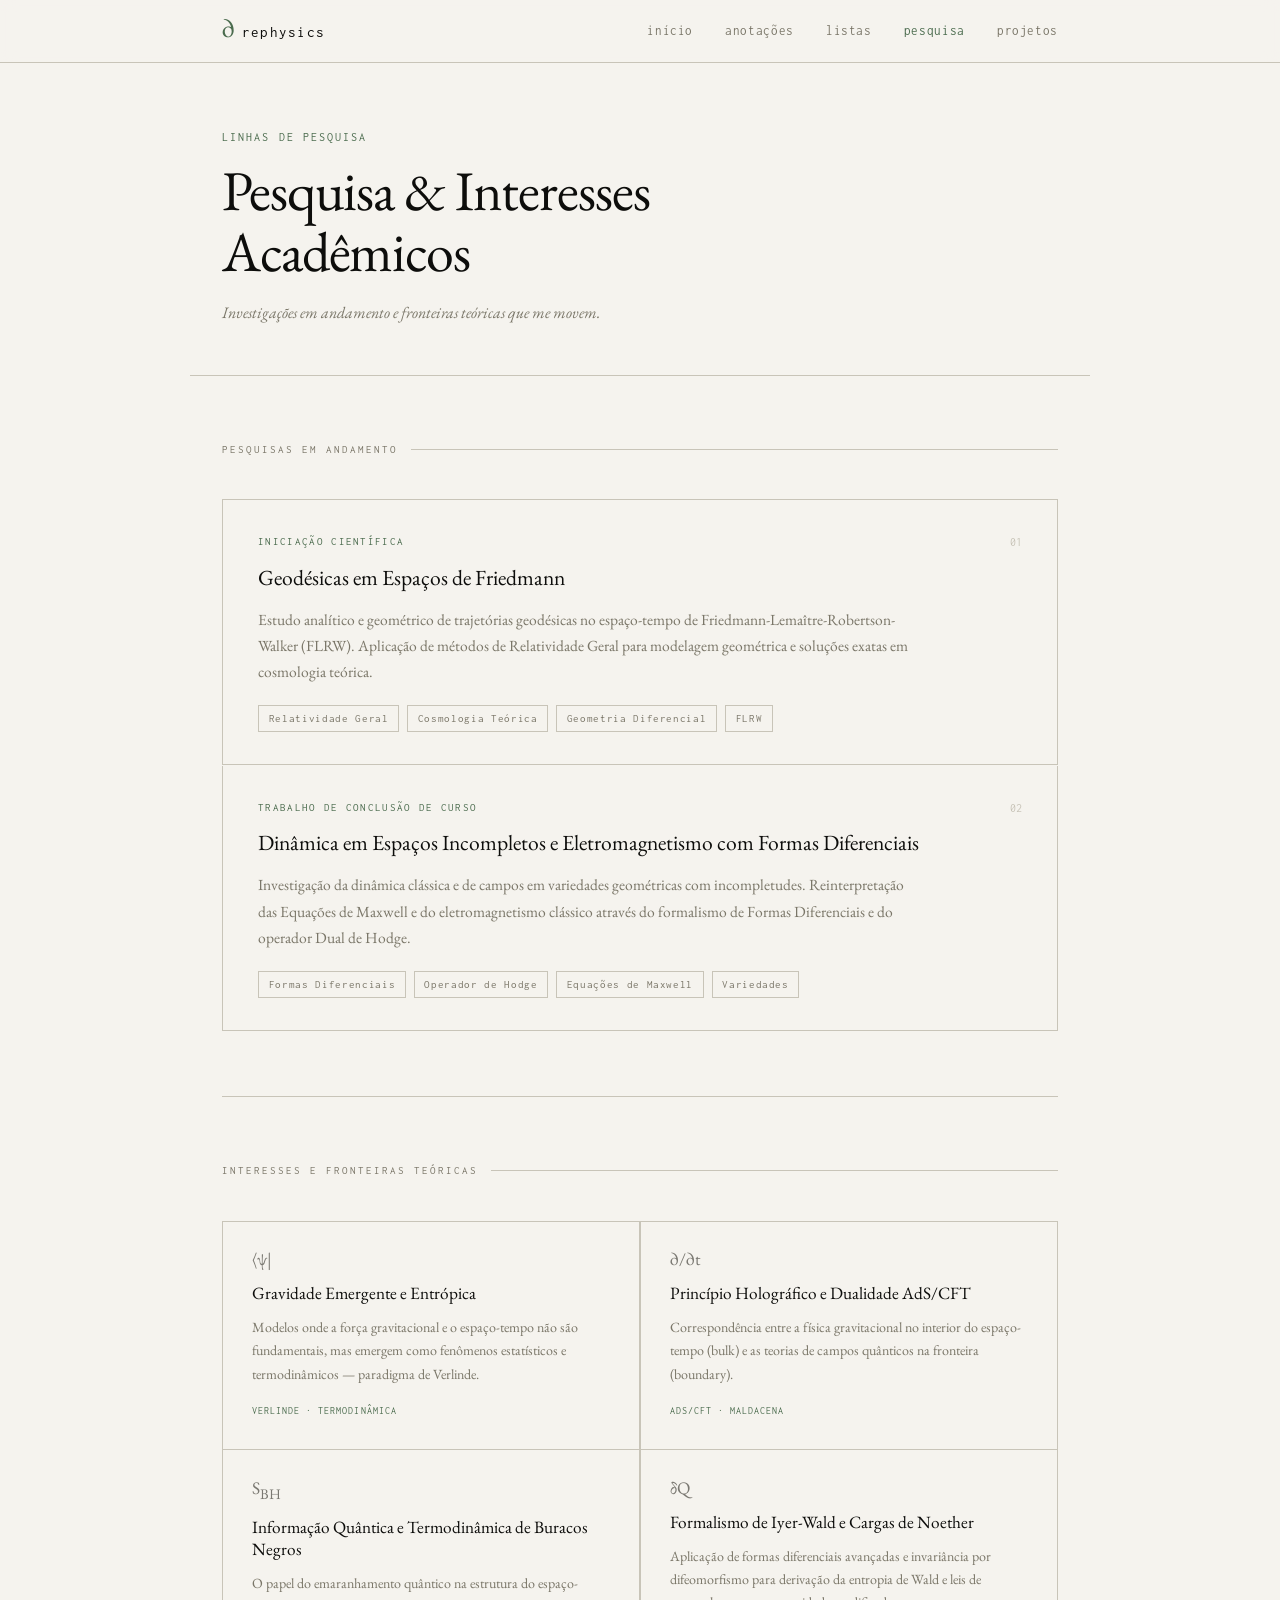
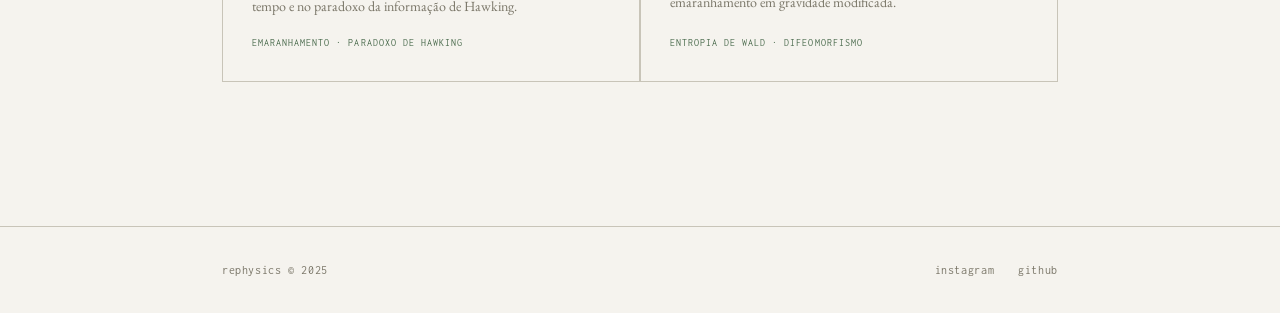
<file: pesquisa.html>
<!DOCTYPE html>
<html lang="pt-BR">
<head>
  <meta charset="UTF-8" />
  <meta name="viewport" content="width=device-width, initial-scale=1.0" />
  <title>Pesquisa · rephysics</title>
  <link href="https://fonts.googleapis.com/css2?family=EB+Garamond:ital,wght@0,400;0,500;1,400;1,500&family=Inconsolata:wght@300;400;500&display=swap" rel="stylesheet" />
  <style>
    :root {
      --bg:          #f5f3ee;
      --bg-alt:      #edeae3;
      --surface:     #e5e1d8;
      --border:      #c8c4b8;
      --accent:      #4a6b4d;
      --accent-dim:  #3a5a3d;
      --text:        #2a2820;
      --text-muted:  #7a7668;
      --text-strong: #0d0d0b;
      --mono:        'Inconsolata', monospace;
      --serif:       'EB Garamond', Georgia, serif;
    }

    *, *::before, *::after { box-sizing: border-box; margin: 0; padding: 0; }

    body {
      background: var(--bg);
      color: var(--text);
      font-family: var(--serif);
      font-size: 1.08rem;
      line-height: 1.75;
      -webkit-font-smoothing: antialiased;
    }

    ::selection { background: var(--accent); color: #f5f3ee; }

    /* ── NAV (igual ao site principal) ── */
    header {
      position: sticky; top: 0; z-index: 100;
      background: rgba(245,243,238,0.93);
      backdrop-filter: blur(8px);
      border-bottom: 1px solid var(--border);
    }
    .header-inner {
      max-width: 900px; margin: 0 auto;
      padding: 1rem 2rem;
      display: flex; align-items: center;
      justify-content: space-between; gap: 2rem;
    }
    .logo { display: flex; align-items: baseline; gap: 0.5rem; text-decoration: none; }
    .logo-symbol { font-family: var(--serif); font-size: 1.6rem; color: var(--accent); line-height: 1; }
    .logo-name { font-family: var(--mono); font-size: 0.95rem; color: var(--text-strong); letter-spacing: 0.08em; }
    nav { display: flex; gap: 2rem; }
    nav a { font-family: var(--mono); font-size: 0.8rem; color: var(--text-muted); text-decoration: none; letter-spacing: 0.05em; transition: color 0.2s; }
    nav a:hover, nav a.active { color: var(--accent); }

    /* ── HERO DA PÁGINA ── */
    .page-hero {
      max-width: 900px; margin: 0 auto;
      padding: 4rem 2rem 3rem;
      border-bottom: 1px solid var(--border);
    }
    .page-label {
      font-family: var(--mono); font-size: 0.72rem;
      color: var(--accent); letter-spacing: 0.18em;
      text-transform: uppercase; margin-bottom: 0.8rem;
    }
    .page-title {
      font-family: var(--serif); font-size: clamp(2.2rem, 5vw, 3.5rem);
      font-weight: 400; color: var(--text-strong);
      line-height: 1.1; letter-spacing: -0.02em;
    }
    .page-sub {
      margin-top: 1rem; font-style: italic;
      color: var(--text-muted); max-width: 500px;
      font-size: 1rem;
    }

    /* ── WRAPPER ── */
    .content {
      max-width: 900px; margin: 0 auto;
      padding: 0 2rem 5rem;
    }

    /* ── BLOCO: EM ANDAMENTO ── */
    .block { padding: 4rem 0; border-bottom: 1px solid var(--border); }
    .block:last-child { border-bottom: none; }

    .block-label {
      font-family: var(--mono); font-size: 0.7rem;
      letter-spacing: 0.18em; text-transform: uppercase;
      color: var(--text-muted); margin-bottom: 2.5rem;
      display: flex; align-items: center; gap: 0.8rem;
    }
    .block-label::after {
      content: '';
      flex: 1; height: 1px; background: var(--border);
    }

    /* Cards de pesquisa em andamento */
    .research-card {
      border: 1px solid var(--border);
      padding: 2rem 2.2rem;
      margin-bottom: 1.5px;
      background: var(--bg);
      transition: background 0.2s;
      position: relative;
    }
    .research-card:hover { background: var(--bg-alt); }

    .research-card + .research-card { border-top: none; }

    .rc-type {
      font-family: var(--mono); font-size: 0.68rem;
      letter-spacing: 0.12em; text-transform: uppercase;
      color: var(--accent); margin-bottom: 0.7rem;
    }
    .rc-title {
      font-family: var(--serif); font-size: 1.35rem;
      font-weight: 400; color: var(--text-strong);
      line-height: 1.3; margin-bottom: 1rem;
    }
    .rc-desc {
      font-size: 0.97rem; color: var(--text-muted);
      max-width: 650px; line-height: 1.7;
    }
    .rc-tags {
      display: flex; flex-wrap: wrap; gap: 0.5rem;
      margin-top: 1.2rem;
    }
    .rc-tag {
      font-family: var(--mono); font-size: 0.68rem;
      letter-spacing: 0.06em;
      border: 1px solid var(--border);
      padding: 0.18rem 0.6rem;
      color: var(--text-muted);
    }
    .rc-number {
      position: absolute; top: 2rem; right: 2.2rem;
      font-family: var(--mono); font-size: 0.75rem;
      color: var(--border);
    }

    /* ── GRID DE INTERESSES ── */
    .interests-grid {
      display: grid;
      grid-template-columns: repeat(auto-fill, minmax(280px, 1fr));
      gap: 1.5px;
      background: var(--border);
      border: 1px solid var(--border);
    }

    .interest-card {
      background: var(--bg);
      padding: 1.8rem;
      display: flex; flex-direction: column; gap: 0.7rem;
      transition: background 0.2s;
    }
    .interest-card:hover { background: var(--surface); }

    .ic-icon {
      font-size: 1.1rem; line-height: 1;
      margin-bottom: 0.2rem;
      opacity: 0.6;
    }
    .ic-title {
      font-family: var(--serif); font-size: 1.08rem;
      font-weight: 400; color: var(--text-strong);
      line-height: 1.3;
    }
    .ic-desc {
      font-size: 0.88rem; color: var(--text-muted);
      line-height: 1.65; flex: 1;
    }
    .ic-keyword {
      font-family: var(--mono); font-size: 0.65rem;
      color: var(--accent); letter-spacing: 0.1em;
      text-transform: uppercase; margin-top: 0.3rem;
    }

    /* ── FOOTER ── */
    footer {
      border-top: 1px solid var(--border); padding: 2rem 0;
    }
    .footer-inner {
      max-width: 900px; margin: 0 auto; padding: 0 2rem;
      display: flex; justify-content: space-between;
      align-items: center; flex-wrap: wrap; gap: 1rem;
    }
    .footer-inner span, .footer-links a {
      font-family: var(--mono); font-size: 0.78rem;
      color: var(--text-muted); text-decoration: none;
      letter-spacing: 0.05em; transition: color 0.2s;
    }
    .footer-links { display: flex; gap: 1.5rem; }
    .footer-links a:hover { color: var(--accent); }

    /* ── RESPONSIVE ── */
    @media (max-width: 700px) {
      .header-inner { flex-direction: column; align-items: flex-start; gap: 0.8rem; }
      nav { gap: 1.2rem; flex-wrap: wrap; }
      .page-hero { padding: 3rem 1.5rem 2rem; }
      .content { padding: 0 1.5rem 4rem; }
      .rc-number { display: none; }
    }
  </style>
</head>
<body>

  <header>
    <div class="header-inner">
      <a class="logo" href="index.html">
        <span class="logo-symbol">∂</span>
        <span class="logo-name">rephysics</span>
      </a>
      <nav>
        <a href="index.html">início</a>
        <a href="#">anotações</a>
        <a href="#">listas</a>
        <a href="pesquisa.html" class="active">pesquisa</a>
        <a href="#">projetos</a>
      </nav>
    </div>
  </header>

  <!-- HERO -->
  <div class="page-hero">
    <p class="page-label">linhas de pesquisa</p>
    <h1 class="page-title">Pesquisa &amp; Interesses<br>Acadêmicos</h1>
    <p class="page-sub">Investigações em andamento e fronteiras teóricas que me movem.</p>
  </div>

  <div class="content">

    <!-- EM ANDAMENTO -->
    <div class="block">
      <div class="block-label">pesquisas em andamento</div>

      <div class="research-card">
        <span class="rc-number">01</span>
        <div class="rc-type">Iniciação Científica</div>
        <h2 class="rc-title">Geodésicas em Espaços de Friedmann</h2>
        <p class="rc-desc">
          Estudo analítico e geométrico de trajetórias geodésicas no espaço-tempo de
          Friedmann-Lemaître-Robertson-Walker (FLRW). Aplicação de métodos de Relatividade
          Geral para modelagem geométrica e soluções exatas em cosmologia teórica.
        </p>
        <div class="rc-tags">
          <span class="rc-tag">Relatividade Geral</span>
          <span class="rc-tag">Cosmologia Teórica</span>
          <span class="rc-tag">Geometria Diferencial</span>
          <span class="rc-tag">FLRW</span>
        </div>
      </div>

      <div class="research-card">
        <span class="rc-number">02</span>
        <div class="rc-type">Trabalho de Conclusão de Curso</div>
        <h2 class="rc-title">Dinâmica em Espaços Incompletos e Eletromagnetismo com Formas Diferenciais</h2>
        <p class="rc-desc">
          Investigação da dinâmica clássica e de campos em variedades geométricas com
          incompletudes. Reinterpretação das Equações de Maxwell e do eletromagnetismo
          clássico através do formalismo de Formas Diferenciais e do operador Dual de Hodge.
        </p>
        <div class="rc-tags">
          <span class="rc-tag">Formas Diferenciais</span>
          <span class="rc-tag">Operador de Hodge</span>
          <span class="rc-tag">Equações de Maxwell</span>
          <span class="rc-tag">Variedades</span>
        </div>
      </div>
    </div>

    <!-- INTERESSES -->
    <div class="block">
      <div class="block-label">interesses e fronteiras teóricas</div>

      <div class="interests-grid">

        <div class="interest-card">
          <div class="ic-icon">⟨ψ|</div>
          <div class="ic-title">Gravidade Emergente e Entrópica</div>
          <p class="ic-desc">
            Modelos onde a força gravitacional e o espaço-tempo não são fundamentais,
            mas emergem como fenômenos estatísticos e termodinâmicos — paradigma de Verlinde.
          </p>
          <div class="ic-keyword">Verlinde · Termodinâmica</div>
        </div>

        <div class="interest-card">
          <div class="ic-icon">∂/∂t</div>
          <div class="ic-title">Princípio Holográfico e Dualidade AdS/CFT</div>
          <p class="ic-desc">
            Correspondência entre a física gravitacional no interior do espaço-tempo
            (bulk) e as teorias de campos quânticos na fronteira (boundary).
          </p>
          <div class="ic-keyword">AdS/CFT · Maldacena</div>
        </div>

        <div class="interest-card">
          <div class="ic-icon">S<sub>BH</sub></div>
          <div class="ic-title">Informação Quântica e Termodinâmica de Buracos Negros</div>
          <p class="ic-desc">
            O papel do emaranhamento quântico na estrutura do espaço-tempo e no
            paradoxo da informação de Hawking.
          </p>
          <div class="ic-keyword">Emaranhamento · Paradoxo de Hawking</div>
        </div>

        <div class="interest-card">
          <div class="ic-icon">δQ</div>
          <div class="ic-title">Formalismo de Iyer-Wald e Cargas de Noether</div>
          <p class="ic-desc">
            Aplicação de formas diferenciais avançadas e invariância por difeomorfismo
            para derivação da entropia de Wald e leis de emaranhamento em gravidade modificada.
          </p>
          <div class="ic-keyword">Entropia de Wald · Difeomorfismo</div>
        </div>

      </div>
    </div>

  </div>

  <footer>
    <div class="footer-inner">
      <span>rephysics © 2025</span>
      <div class="footer-links">
        <a href="https://instagram.com/rephysics" target="_blank">instagram</a>
        <a href="https://github.com/rennanric" target="_blank">github</a>
      </div>
    </div>
  </footer>

</body>
</html>
</file>
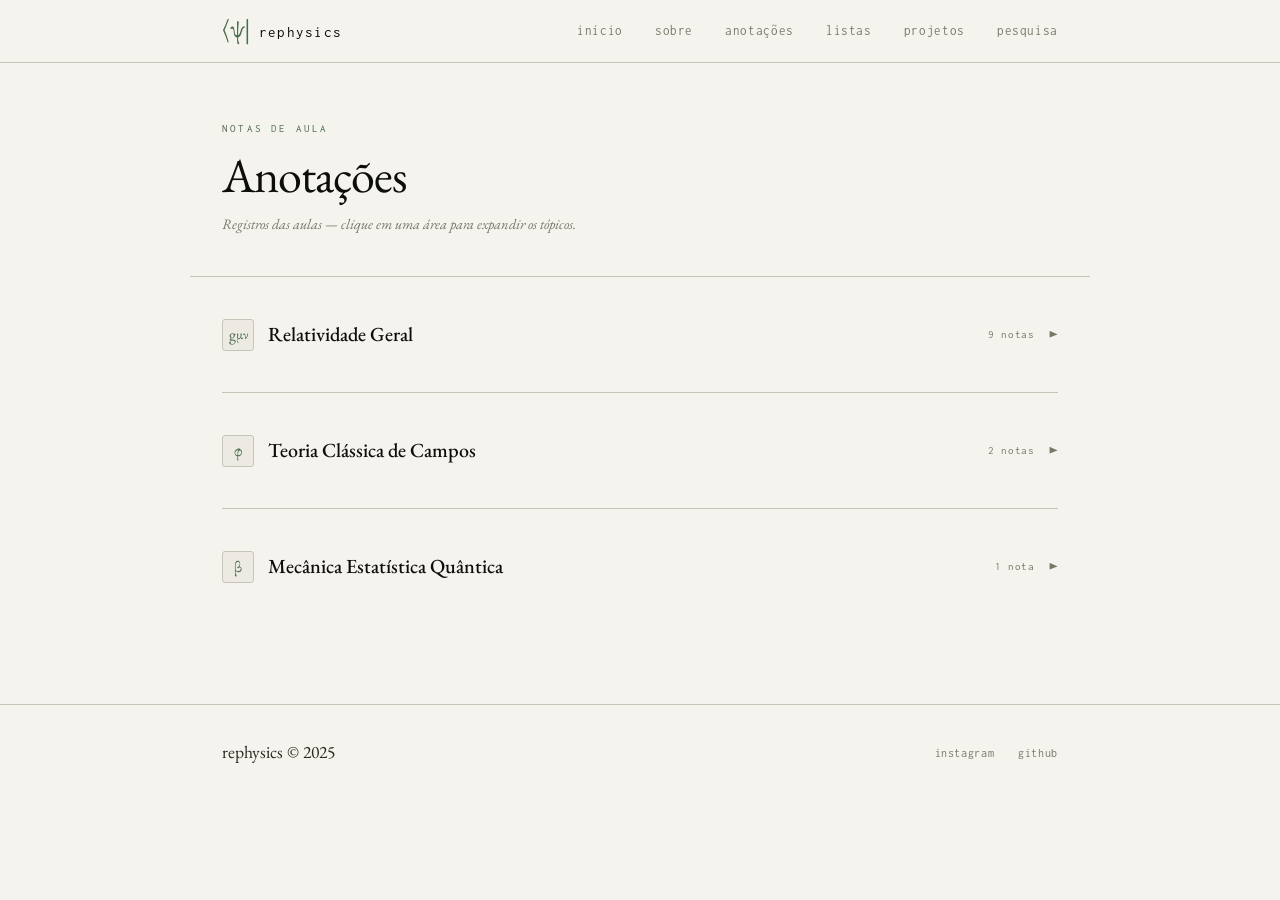
<file: pages/anotacoes.html>
<!DOCTYPE html>
<html lang="pt-BR">
<head>
  <meta charset="UTF-8" />
  <meta name="viewport" content="width=device-width, initial-scale=1.0" />
  <title>Anotações · rephysics</title>
  <link href="https://fonts.googleapis.com/css2?family=Inter:wght@300;400;500&family=EB+Garamond:ital,wght@0,400;0,500;1,400&family=Inconsolata:wght@300;400;500&display=swap" rel="stylesheet" />
  <link rel="stylesheet" href="../assets/css/style.css" />
</head>
<body>

    <header>
    <div class="header-inner">
      <div class="logo">
        <span class="logo-symbol">⟨ψ|</span>
        <span class="logo-name">rephysics</span>
      </div>
      <nav>
        <a href="../index.html">início</a>
        <a href="sobre.html">sobre</a>
        <a href="anotacoes.html">anotações</a>
        <a href="listas.html">listas</a>
        <a href="#projetos">projetos</a>
        <a href="pesquisa.html">pesquisa</a>
      </nav>
    </div>
  </header>

  <div class="page-hero">
    <p class="page-label">notas de aula</p>
    <h1 class="page-title">Anotações</h1>
    <p class="page-sub">Registros das aulas — clique em uma área para expandir os tópicos.</p>
  </div>

  <div class="content">

    <!-- ══ RELATIVIDADE GERAL ══ -->
    <div class="area">
      <details>
        <summary class="area-toggle">
          <div class="area-icon">g<sub>μν</sub></div>
          <span class="area-title"><a href="relatividade-geral.html" style="color: inherit; text-decoration: none;">Relatividade Geral</a></span>
          <span class="area-count">9 notas</span>
          <span class="area-chevron">▶</span>
        </summary>

        <div class="notas-grid">

          <div class="nota-row">
            <span class="nota-num">01</span>
            <div class="nota-body">
              <div class="nota-title">Revisão de Tensor, Covetor e Espaços</div>
              <div class="nota-desc">Espaços vetoriais, transformações, covariância e contravariância</div>
            </div>
            <a href="../assets/pdfs/anotações/relatividade-geral/Revisão de tensor,covetor e espaços.pdf" target="_blank" class="pdf-btn">abrir</a>
          </div>

          <div class="nota-row">
            <span class="nota-num">02</span>
            <div class="nota-body">
              <div class="nota-title">Vetor como Derivação, Bases Duais e 1-formas</div>
              <div class="nota-desc">Interpretação geométrica de vetores tangentes e espaço dual</div>
            </div>
            <a href="../assets/pdfs/anotações/relatividade-geral/vetor como derivacao, bases duais e 1-formas.pdf" target="_blank" class="pdf-btn">abrir</a>
          </div>

          <div class="nota-row">
            <span class="nota-num">03</span>
            <div class="nota-body">
              <div class="nota-title">Métrica e Intervalo Invariante</div>
              <div class="nota-desc">Tensor métrico, levantamento e abaixamento de índices, invariância</div>
            </div>
            <a href="../assets/pdfs/anotações/relatividade-geral/Metrica e intervalo invariante.pdf" target="_blank" class="pdf-btn">abrir</a>
          </div>

          <div class="nota-row">
            <span class="nota-num">04</span>
            <div class="nota-body">
              <div class="nota-title">Tensor e Derivada Covariante — Transformação</div>
              <div class="nota-desc">Como tensores se transformam e a derivada covariante como tensor</div>
            </div>
            <a href="../assets/pdfs/anotações/relatividade-geral/Tensor e derivada covariante ser um tensor e tranf.pdf" target="_blank" class="pdf-btn">abrir</a>
          </div>

          <div class="nota-row">
            <span class="nota-num">05</span>
            <div class="nota-body">
              <div class="nota-title">Lei de Transformação da Conexão</div>
              <div class="nota-desc">Símbolos de Christoffel e sua regra de transformação não tensorial</div>
            </div>
            <a href="../assets/pdfs/anotações/relatividade-geral/Lei de transf da conexão.pdf" target="_blank" class="pdf-btn">abrir</a>
          </div>

          <div class="nota-row">
            <span class="nota-num">06</span>
            <div class="nota-body">
              <div class="nota-title">Derivada Covariante e Divergente</div>
              <div class="nota-desc">Derivada covariante de tensores de rank arbitrário, divergente covariante</div>
            </div>
            <a href="../assets/pdfs/anotações/relatividade-geral/Derivada covariante e divergente.pdf" target="_blank" class="pdf-btn">abrir</a>
          </div>

          <div class="nota-row">
            <span class="nota-num">07</span>
            <div class="nota-body">
              <div class="nota-title">Equação de uma Partícula Livre sobre uma Superfície</div>
              <div class="nota-desc">Geodésicas e equação do movimento em variedades curvas</div>
            </div>
            <a href="../assets/pdfs/anotações/relatividade-geral/Eq de uma particula livre sobre uma superficie.pdf" target="_blank" class="pdf-btn">abrir</a>
          </div>

          <div class="nota-row">
            <span class="nota-num">08</span>
            <div class="nota-body">
              <div class="nota-title">Aceleração de Partícula Livre e Derivada Covariante da Métrica</div>
              <div class="nota-desc">Condição de compatibilidade da métrica e transporte paralelo</div>
            </div>
            <a href="../assets/pdfs/anotações/relatividade-geral/Aceleracao de particula livre e derivada covariante da metrica.pdf" target="_blank" class="pdf-btn">abrir</a>
          </div>

          <div class="nota-row">
            <span class="nota-num">09</span>
            <div class="nota-body">
              <div class="nota-title">Tensor de Riemann — Definição Algébrica</div>
              <div class="nota-desc">Curvatura via comutador de derivadas covariantes, simetrias do tensor</div>
            </div>
            <a href="../assets/pdfs/anotações/relatividade-geral/Tensor de riemman (def algebrica).pdf" target="_blank" class="pdf-btn">abrir</a>
          </div>

        </div>
      </details>
    </div>

    <!-- ══ TEORIA CLÁSSICA DE CAMPOS ══ -->
    <div class="area">
      <details>
        <summary class="area-toggle">
          <div class="area-icon">φ</div>
          <span class="area-title"><a href="teoria-classica-de-campos.html" style="color: inherit; text-decoration: none;">Teoria Clássica de Campos</a></span>
          <span class="area-count">2 notas</span>
          <span class="area-chevron">▶</span>
        </summary>

        <div class="notas-grid">

          <div class="nota-row">
            <span class="nota-num">01</span>
            <div class="nota-body">
              <div class="nota-title">Teoria Clássica de Campo e Densidade Lagrangiana</div>
              <div class="nota-desc">Princípio de ação para campos, lagrangiana e densidade lagrangiana, equações de movimento</div>
            </div>
            <a href="../assets/pdfs/anotações/teoria de campos/teoria classica de campos/1. Teoria classica de campo e densidade lagrangiana.pdf" target="_blank" class="pdf-btn">abrir</a>
          </div>

          <div class="nota-row">
            <span class="nota-num">02</span>
            <div class="nota-body">
              <div class="nota-title">Equação de Euler-Lagrange para Campos e Equação de Onda</div>
              <div class="nota-desc">EL generalizadas para campos, equação de onda clássica e soluções</div>
            </div>
            <a href="../assets/pdfs/anotações/teoria de campos/teoria classica de campos/2. Equação de EL para campos e equação de onda.pdf" target="_blank" class="pdf-btn">abrir</a>
          </div>

        </div>
      </details>
    </div>

    <div class="area">
      <details>
        <summary class="area-toggle">
          <div class="area-icon">β</div>
          <span class="area-title"><a href="mecanica-estatistica-quantica.html" style="color: inherit; text-decoration: none;">Mecânica Estatística Quântica</a></span>
          <span class="area-count">1 nota</span>
          <span class="area-chevron">▶</span>
        </summary>
        <div class="notas-grid">

          <div class="nota-row">
            <span class="nota-num">01</span>
            <div class="nota-body">
              <div class="nota-title">Formulação da Mecânica Estatística Quântica</div>
              <div class="nota-desc">Ensembles quânticos, densidade de estados, distribuições quânticas</div>
            </div>
            <a href="../assets/pdfs/anotações/mec estatistica quantica/Formulação da mecanica estatistica quantica.pdf" target="_blank" class="pdf-btn">abrir</a>
          </div>

        </div>
      </details>
    </div>

  </div>

  <footer>
    <div class="footer-inner">
      <span>rephysics © 2025</span>
      <div class="footer-links">
        <a href="https://instagram.com/rephysics" target="_blank">instagram</a>
        <a href="https://github.com/rennanric" target="_blank">github</a>
      </div>
    </div>
  </footer>

</body>
</html>
</file>
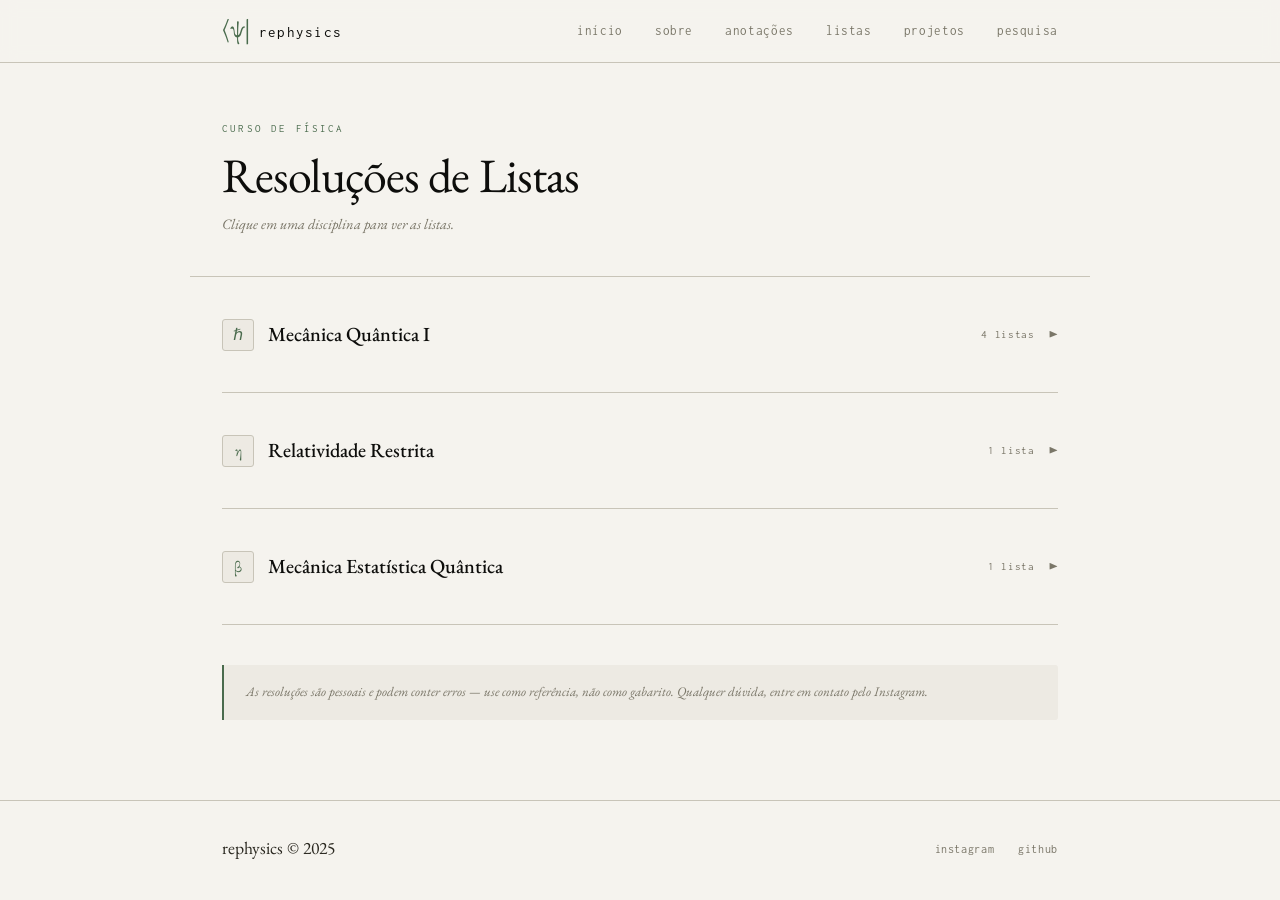
<file: pages/listas.html>
<!DOCTYPE html>
<html lang="pt-BR">
<head>
  <meta charset="UTF-8" />
  <meta name="viewport" content="width=device-width, initial-scale=1.0" />
  <title>Listas · rephysics</title>
  <link href="https://fonts.googleapis.com/css2?family=Inter:wght@300;400;500&family=EB+Garamond:ital,wght@0,400;0,500;1,400&family=Inconsolata:wght@300;400;500&display=swap" rel="stylesheet" />
  <link rel="stylesheet" href="../assets/css/style.css" />
</head>
<body>

    <header>
    <div class="header-inner">
      <div class="logo">
        <span class="logo-symbol">⟨ψ|</span>
        <span class="logo-name">rephysics</span>
      </div>
      <nav>
        <a href="../index.html">início</a>
        <a href="sobre.html">sobre</a>
        <a href="anotacoes.html">anotações</a>
        <a href="listas.html">listas</a>
        <a href="#projetos">projetos</a>
        <a href="pesquisa.html">pesquisa</a>
      </nav>
    </div>
  </header>

  <div class="page-hero">
    <p class="page-label">curso de física</p>
    <h1 class="page-title">Resoluções de Listas</h1>
    <p class="page-sub">Clique em uma disciplina para ver as listas.</p>
  </div>

  <div class="content">

    <!-- MECÂNICA QUÂNTICA I -->
    <div class="area">
      <details>
        <summary class="area-toggle">
          <div class="area-icon">ℏ</div>
          <span class="area-title">Mecânica Quântica I</span>
          <span class="area-count">4 listas</span>
          <span class="area-chevron">▶</span>
        </summary>
        <div class="listas-grid">

          <div class="lista-row">
            <span class="lista-num">01</span>
            <div class="lista-body">
              <div class="lista-title">Operadores Lineares e Mudança de Base</div>
              <div class="lista-desc">Autovalores, diagonalização, bases ortonormais, completude</div>
            </div>
            <div class="lista-right">
              <span class="badge badge-done">concluído</span>
              <div class="pdf-btns">
                <a href="../assets/pdfs/listas/quantica/Primeira lista de Quântica I-2026.pdf" target="_blank" class="pdf-btn">questões</a>
                <a href="../assets/pdfs/listas/quantica/Resolução lista 1 LaTex quantica.pdf" target="_blank" class="pdf-btn res">resolução</a>
              </div>
            </div>
          </div>

          <div class="lista-row">
            <span class="lista-num">02</span>
            <div class="lista-body">
              <div class="lista-title">Álgebra de Operadores e Produto Externo</div>
              <div class="lista-desc">Comutadores, bra-kets, Hermitiano, unitário, produto externo |α⟩⟨β|</div>
            </div>
            <div class="lista-right">
              <span class="badge badge-done">concluído</span>
              <div class="pdf-btns">
                <a href="../assets/pdfs/listas/quantica/Segunda lista de Quântica I-2026.pdf" target="_blank" class="pdf-btn">questões</a>
                <a href="../assets/pdfs/listas/quantica/Resolução lista 2 (mecanica quantica).pdf" target="_blank" class="pdf-btn res">resolução</a>
              </div>
            </div>
          </div>

          <div class="lista-row">
  <span class="lista-num">03</span>
  <div class="lista-body">
    <div class="lista-title">Comutadores, Relações de Incerteza e Oscilador Harmônico</div>
    <div class="lista-desc">Grupos de comutadores, princípio de incerteza, operadores escada</div>
  </div>
  <div class="lista-right">
    <span class="badge badge-done">concluído</span>
    <div class="pdf-btns">
      <a href="../assets/pdfs/listas/quantica/Terceira lista de Quântica I-2026.pdf" target="_blank" class="pdf-btn">questões</a>
      <a href="../assets/pdfs/listas/quantica/Resolução 3a lista mec quantica.pdf" target="_blank" class="pdf-btn res">resolução</a>
    </div>
  </div>
</div>

          <div class="lista-row">
            <span class="lista-num">04</span>
            <div class="lista-body">
              <div class="lista-title">Grupos de Rotações, Continuidade e Barreiras</div>
              <div class="lista-desc">SO(3), SU(2), Pauli, equação de continuidade, oscilador harmônico</div>
            </div>
            <div class="lista-right">
              <span class="badge badge-done">concluído</span>
              <div class="pdf-btns">
                <a href="../assets/pdfs/listas/quantica/Quarta lista de Quântica I-2026 (1).pdf" target="_blank" class="pdf-btn">questões</a>
                <a href="../assets/pdfs/listas/quantica/Resolução Quarta lista de Quântica I-2026 (1).pdf" target="_blank" class="pdf-btn res">resolução</a>
              </div>
            </div>
          </div>

        </div>
      </details>
    </div>

    <!-- RELATIVIDADE RESTRITA -->
    <div class="area">
      <details>
        <summary class="area-toggle">
          <div class="area-icon">η</div>
          <span class="area-title">Relatividade Restrita</span>
          <span class="area-count">1 lista</span>
          <span class="area-chevron">▶</span>
        </summary>
        <div class="listas-grid">

          <div class="lista-row">
            <span class="lista-num">01</span>
            <div class="lista-body">
              <div class="lista-title">Dilatação do Tempo, Contração do Espaço e Formalismo Tensorial</div>
              <div class="lista-desc">Tempo próprio, Minkowski, paradoxo dos gêmeos, Doppler, Lorentz, vetores e covetores</div>
            </div>
            <div class="lista-right">
              <span class="badge badge-done">concluído</span>
              <div class="pdf-btns">
                <a href="../assets/pdfs/listas/relatividade-restrita/lista 1 restrita.pdf" target="_blank" class="pdf-btn">questões</a>
                <a href="../assets/pdfs/listas/relatividade-restrita/resolução lista 1 (relatividade restrita).pdf" target="_blank" class="pdf-btn res">resolução</a>
              </div>
            </div>
          </div>

        </div>
      </details>
    </div>

    <!-- MECÂNICA ESTATÍSTICA QUÂNTICA -->
    <div class="area">
      <details>
        <summary class="area-toggle">
          <div class="area-icon">β</div>
          <span class="area-title">Mecânica Estatística Quântica</span>
          <span class="area-count">1 lista</span>
          <span class="area-chevron">▶</span>
        </summary>
        <div class="listas-grid">

          <div class="lista-row">
            <span class="lista-num">01</span>
            <div class="lista-body">
              <div class="lista-title">Primeira Parte</div>
              <div class="lista-desc">Questões e resoluções da primeira parte de mecânica estatística quântica</div>
            </div>
            <div class="lista-right">
              <span class="badge badge-done">concluído</span>
              <div class="pdf-btns">
                <a href="../assets/pdfs/listas/mec estatistica quantica/questoes primeira parte mec estatistica.pdf" target="_blank" class="pdf-btn">questões</a>
                <a href="../assets/pdfs/listas/mec estatistica quantica/Resolucao lista 1 mec estatistica pdf.pdf" target="_blank" class="pdf-btn res">resolução</a>
              </div>
            </div>
          </div>

        </div>
      </details>
    </div>

    <div class="nota">
      As resoluções são pessoais e podem conter erros — use como referência, não como gabarito.
      Qualquer dúvida, entre em contato pelo Instagram.
    </div>

  </div>

  <footer>
    <div class="footer-inner">
      <span>rephysics © 2025</span>
      <div class="footer-links">
        <a href="https://instagram.com/rephysics" target="_blank">instagram</a>
        <a href="https://github.com/rennanric" target="_blank">github</a>
      </div>
    </div>
  </footer>

</body>
</html>
</file>
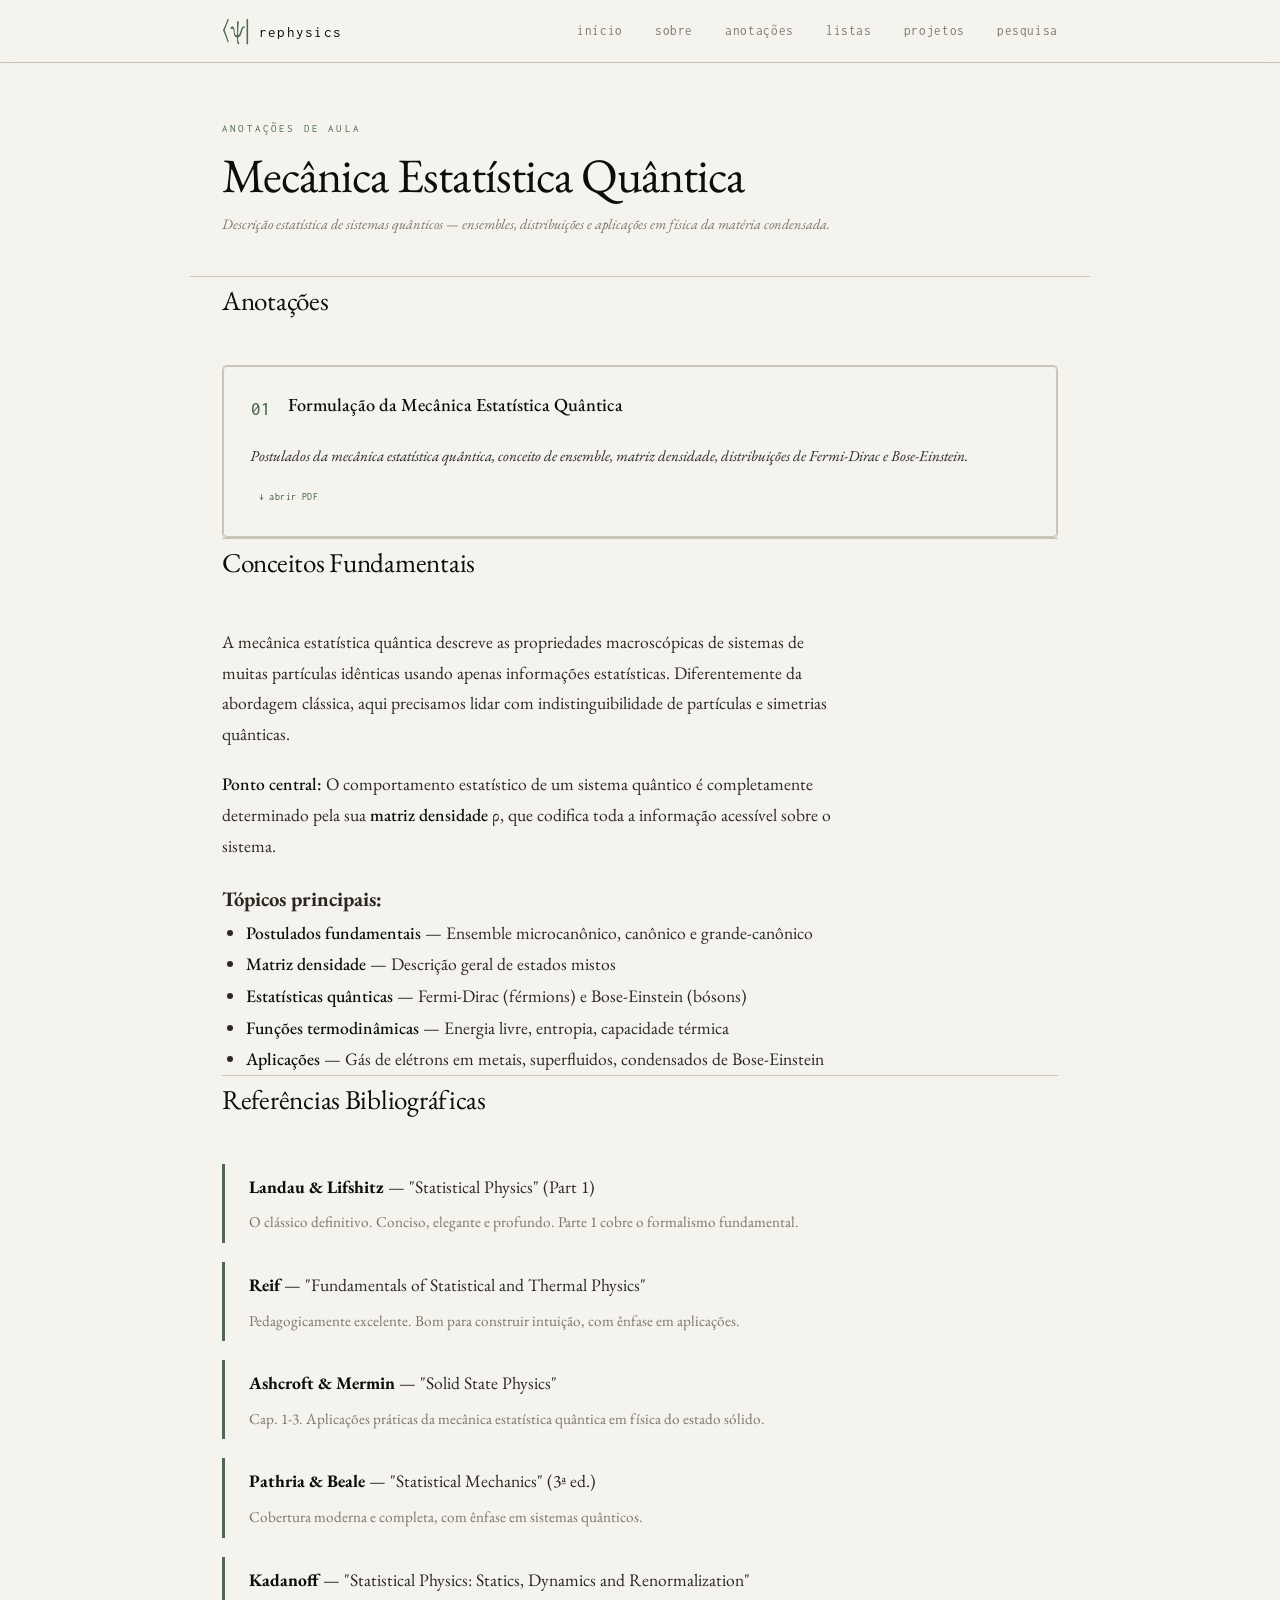
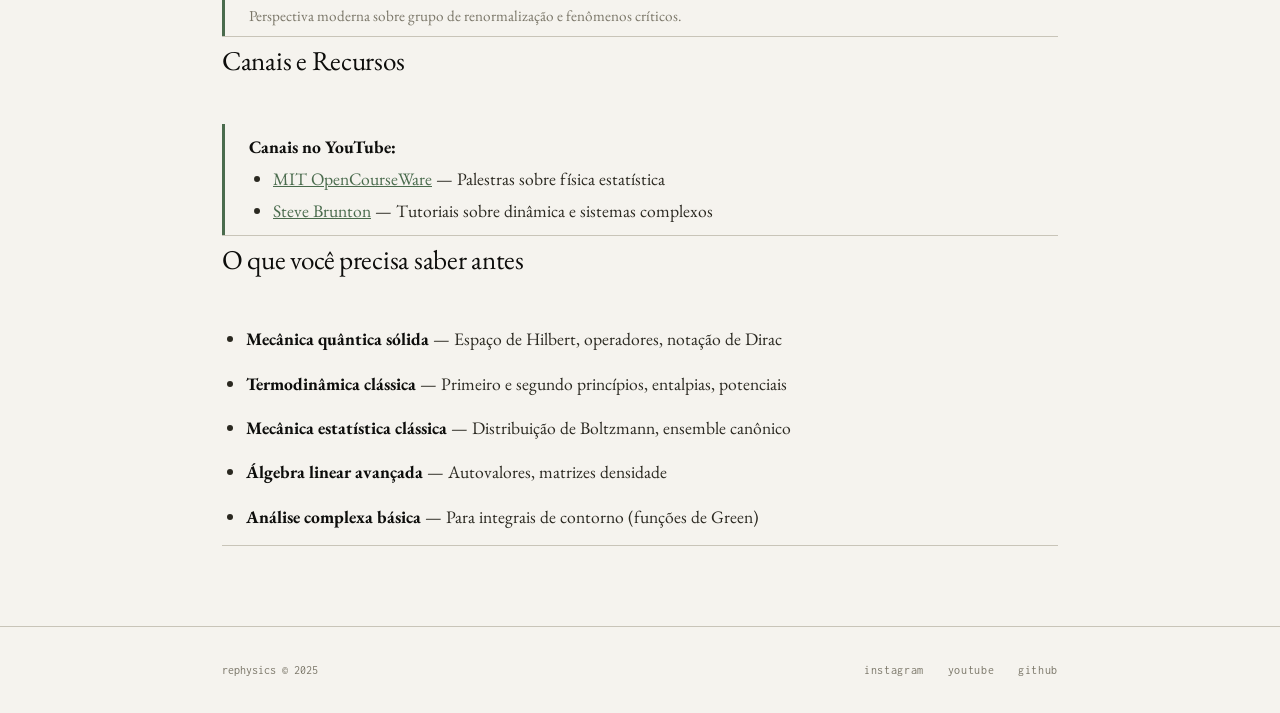
<file: pages/mecanica-estatistica-quantica.html>
<!DOCTYPE html>
<html lang="pt-BR">
<head>
  <meta charset="UTF-8" />
  <meta name="viewport" content="width=device-width, initial-scale=1.0" />
  <title>Mecânica Estatística Quântica · rephysics</title>
  <link href="https://fonts.googleapis.com/css2?family=Inter:wght@300;400;500&family=EB+Garamond:ital,wght@0,400;0,500;1,400&family=Inconsolata:wght@300;400;500&display=swap" rel="stylesheet" />
  <link rel="stylesheet" href="../assets/css/style.css" />
</head>
<body>

  <header>
    <div class="header-inner">
      <div class="logo">
        <span class="logo-symbol">⟨ψ|</span>
        <span class="logo-name">rephysics</span>
      </div>
      <nav>
        <a href="../index.html">início</a>
        <a href="sobre.html">sobre</a>
        <a href="anotacoes.html">anotações</a>
        <a href="listas.html">listas</a>
        <a href="#projetos">projetos</a>
        <a href="pesquisa.html">pesquisa</a>
      </nav>
    </div>
  </header>

  <div class="page-hero">
    <p class="page-label">anotações de aula</p>
    <h1 class="page-title">Mecânica Estatística Quântica</h1>
    <p class="page-sub">Descrição estatística de sistemas quânticos — ensembles, distribuições e aplicações em física da matéria condensada.</p>
  </div>

  <div class="content">

    <section class="section">
      <h2 class="section-title">Anotações</h2>
      <div class="notas-grid">

        <div class="nota-card">
          <div class="nota-header">
            <span class="nota-num">01</span>
            <h3 class="nota-title">Formulação da Mecânica Estatística Quântica</h3>
          </div>
          <div class="nota-desc">
            <p>Postulados da mecânica estatística quântica, conceito de ensemble, matriz densidade, distribuições de Fermi-Dirac e Bose-Einstein.</p>
          </div>
          <a href="../assets/pdfs/anotações/mec estatistica quantica/Formulação da mecanica estatistica quantica.pdf" target="_blank" class="pdf-btn">abrir PDF</a>
        </div>

      </div>
    </section>

    <section class="section">
      <h2 class="section-title">Conceitos Fundamentais</h2>
      <div class="prose">
        <p>
          A mecânica estatística quântica descreve as propriedades macroscópicas de sistemas de muitas partículas idênticas usando apenas informações estatísticas. Diferentemente da abordagem clássica, aqui precisamos lidar com indistinguibilidade de partículas e simetrias quânticas.
        </p>
        <p>
          <strong>Ponto central:</strong> O comportamento estatístico de um sistema quântico é completamente determinado pela sua <strong>matriz densidade</strong> ρ, que codifica toda a informação acessível sobre o sistema.
        </p>
        <h3>Tópicos principais:</h3>
        <ul style="margin-left: 1.5rem; line-height: 1.8;">
          <li><strong>Postulados fundamentais</strong> — Ensemble microcanônico, canônico e grande-canônico</li>
          <li><strong>Matriz densidade</strong> — Descrição geral de estados mistos</li>
          <li><strong>Estatísticas quânticas</strong> — Fermi-Dirac (férmions) e Bose-Einstein (bósons)</li>
          <li><strong>Funções termodinâmicas</strong> — Energia livre, entropia, capacidade térmica</li>
          <li><strong>Aplicações</strong> — Gás de elétrons em metais, superfluidos, condensados de Bose-Einstein</li>
        </ul>
      </div>
    </section>

    <section class="section">
      <h2 class="section-title">Referências Bibliográficas</h2>
      <div class="references">
        <div class="ref-item">
          <strong>Landau & Lifshitz</strong> — "Statistical Physics" (Part 1)
          <p>O clássico definitivo. Conciso, elegante e profundo. Parte 1 cobre o formalismo fundamental.</p>
        </div>
        <div class="ref-item">
          <strong>Reif</strong> — "Fundamentals of Statistical and Thermal Physics"
          <p>Pedagogicamente excelente. Bom para construir intuição, com ênfase em aplicações.</p>
        </div>
        <div class="ref-item">
          <strong>Ashcroft & Mermin</strong> — "Solid State Physics"
          <p>Cap. 1-3. Aplicações práticas da mecânica estatística quântica em física do estado sólido.</p>
        </div>
        <div class="ref-item">
          <strong>Pathria & Beale</strong> — "Statistical Mechanics" (3ª ed.)
          <p>Cobertura moderna e completa, com ênfase em sistemas quânticos.</p>
        </div>
        <div class="ref-item">
          <strong>Kadanoff</strong> — "Statistical Physics: Statics, Dynamics and Renormalization"
          <p>Perspectiva moderna sobre grupo de renormalização e fenômenos críticos.</p>
        </div>
      </div>
    </section>

    <section class="section">
      <h2 class="section-title">Canais e Recursos</h2>
      <div class="resources">
        <div class="resource-item">
          <strong>Canais no YouTube:</strong>
          <ul style="margin-left: 1.5rem; line-height: 1.8;">
            <li><a href="https://youtube.com" target="_blank" style="color: var(--accent);">MIT OpenCourseWare</a> — Palestras sobre física estatística</li>
            <li><a href="https://youtube.com" target="_blank" style="color: var(--accent);">Steve Brunton</a> — Tutoriais sobre dinâmica e sistemas complexos</li>
          </ul>
        </div>
      </div>
    </section>

    <section class="section">
      <h2 class="section-title">O que você precisa saber antes</h2>
      <div class="prereq">
        <ul style="margin-left: 1.5rem; line-height: 1.8;">
          <li><strong>Mecânica quântica sólida</strong> — Espaço de Hilbert, operadores, notação de Dirac</li>
          <li><strong>Termodinâmica clássica</strong> — Primeiro e segundo princípios, entalpias, potenciais</li>
          <li><strong>Mecânica estatística clássica</strong> — Distribuição de Boltzmann, ensemble canônico</li>
          <li><strong>Álgebra linear avançada</strong> — Autovalores, matrizes densidade</li>
          <li><strong>Análise complexa básica</strong> — Para integrais de contorno (funções de Green)</li>
        </ul>
      </div>
    </section>

  </div>

  <footer>
    <div class="footer-inner">
      <span class="mono">rephysics © 2025</span>
      <div class="footer-links">
        <a href="https://instagram.com/rephysics" target="_blank">instagram</a>
        <a href="https://www.youtube.com/@Rephysicss" target="_blank">youtube</a>
        <a href="https://github.com/rennanric" target="_blank">github</a>
      </div>
    </div>
  </footer>

</body>
</html>
</file>
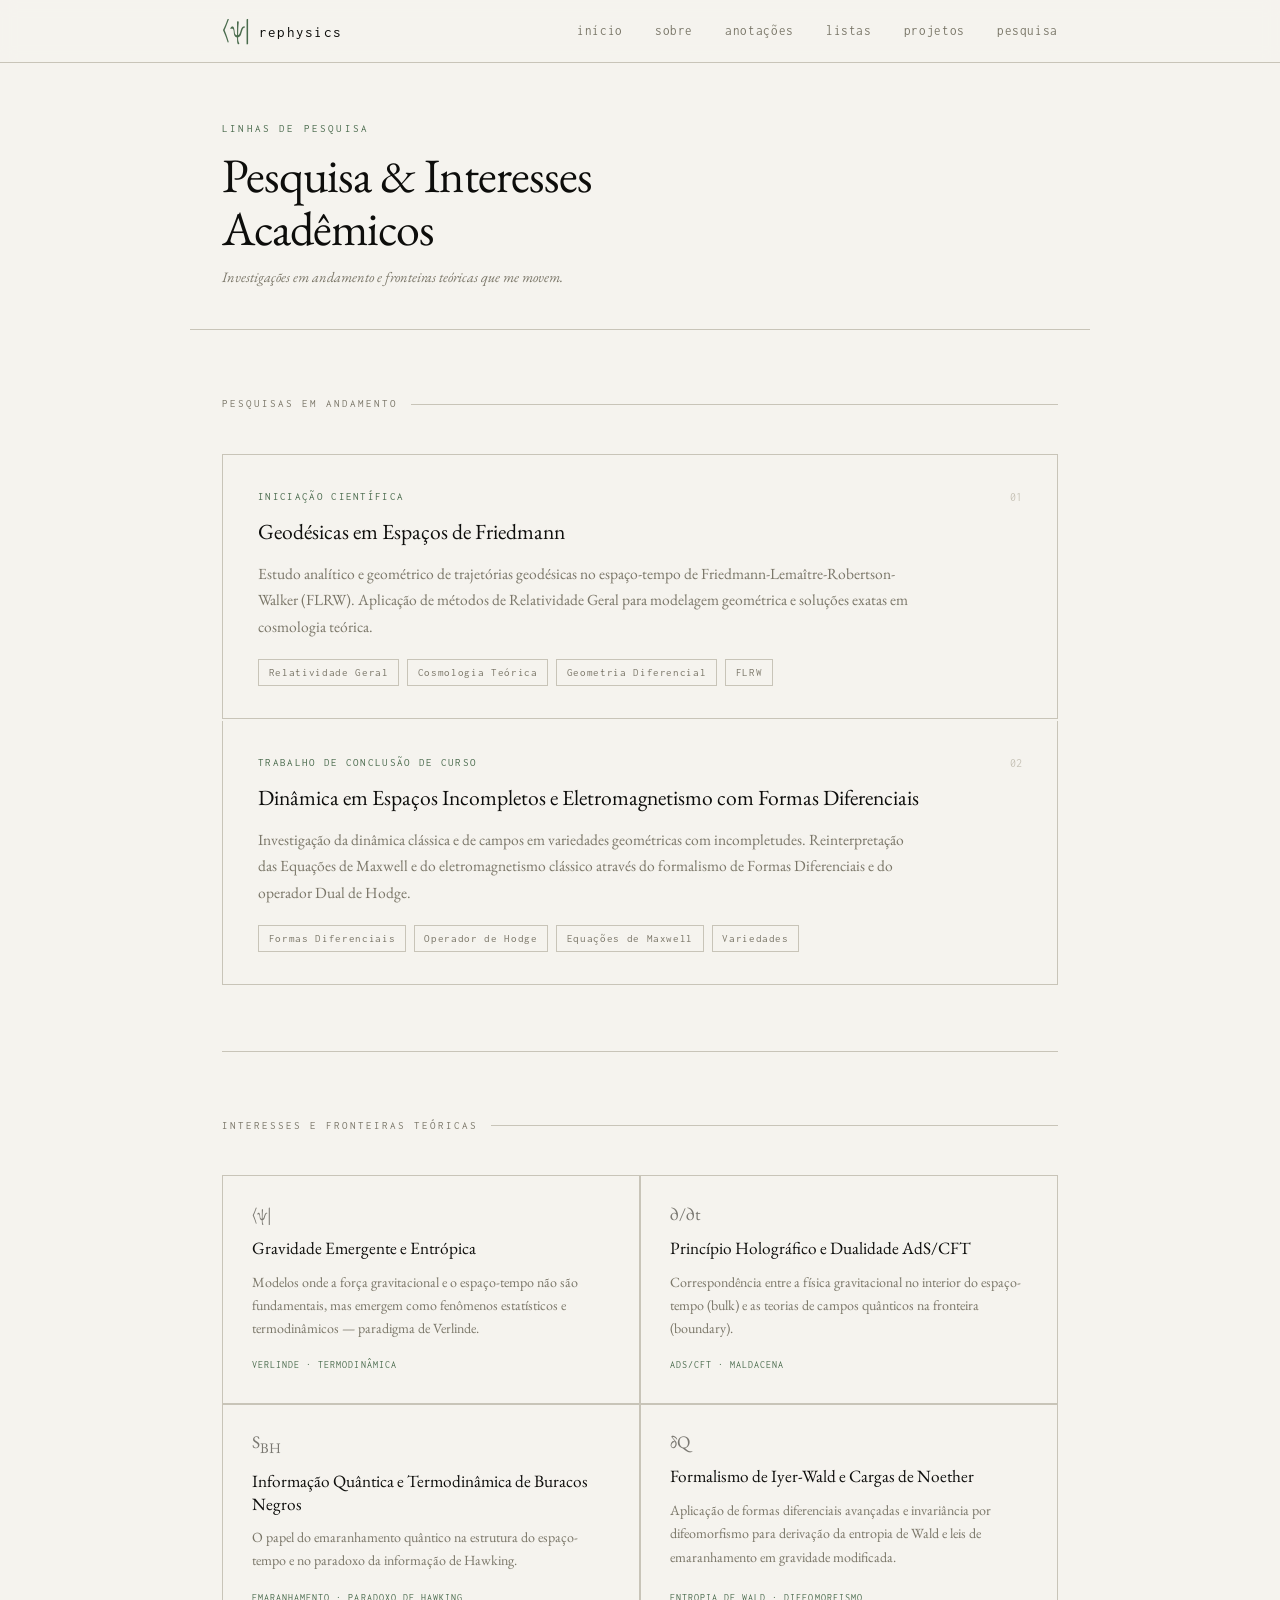
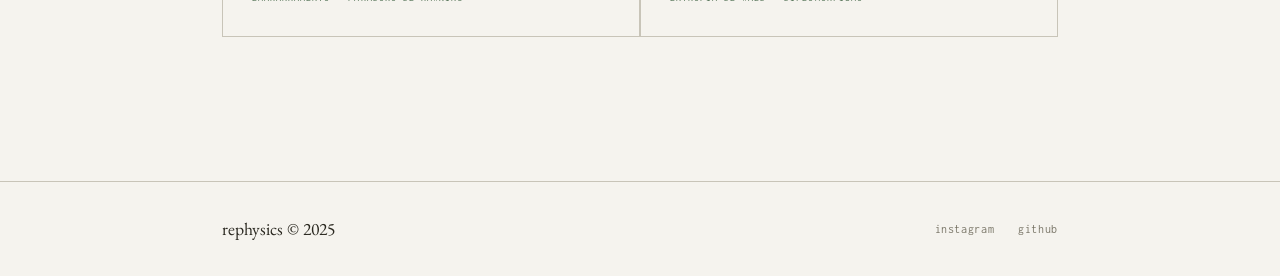
<file: pages/pesquisa.html>
<!DOCTYPE html>
<html lang="pt-BR">
<head>
  <meta charset="UTF-8" />
  <meta name="viewport" content="width=device-width, initial-scale=1.0" />
  <title>Pesquisa · rephysics</title>
  <link href="https://fonts.googleapis.com/css2?family=Inter:wght@300;400;500&family=EB+Garamond:ital,wght@0,400;0,500;1,400&family=Inconsolata:wght@300;400;500&display=swap" rel="stylesheet" />
  <link rel="stylesheet" href="../assets/css/style.css" />
  <link rel="stylesheet" href="../assets/css/style.pesquisa.css" />
</head>
<body>

  <header>
    <div class="header-inner">
      <div class="logo">
        <span class="logo-symbol">⟨ψ|</span>
        <span class="logo-name">rephysics</span>
      </div>
      <nav>
        <a href="../index.html">início</a>
        <a href="sobre.html">sobre</a>
        <a href="anotacoes.html">anotações</a>
        <a href="listas.html">listas</a>
        <a href="#projetos">projetos</a>
        <a href="pesquisa.html">pesquisa</a>
      </nav>
    </div>
  </header>

  <!-- HERO -->
  <div class="page-hero">
    <p class="page-label">linhas de pesquisa</p>
    <h1 class="page-title">Pesquisa &amp; Interesses<br>Acadêmicos</h1>
    <p class="page-sub">Investigações em andamento e fronteiras teóricas que me movem.</p>
  </div>

  <div class="content">

    <!-- EM ANDAMENTO -->
    <div class="block">
      <div class="block-label">pesquisas em andamento</div>

      <div class="research-card">
        <span class="rc-number">01</span>
        <div class="rc-type">Iniciação Científica</div>
        <h2 class="rc-title">Geodésicas em Espaços de Friedmann</h2>
        <p class="rc-desc">
          Estudo analítico e geométrico de trajetórias geodésicas no espaço-tempo de
          Friedmann-Lemaître-Robertson-Walker (FLRW). Aplicação de métodos de Relatividade
          Geral para modelagem geométrica e soluções exatas em cosmologia teórica.
        </p>
        <div class="rc-tags">
          <span class="rc-tag">Relatividade Geral</span>
          <span class="rc-tag">Cosmologia Teórica</span>
          <span class="rc-tag">Geometria Diferencial</span>
          <span class="rc-tag">FLRW</span>
        </div>
      </div>

      <div class="research-card">
        <span class="rc-number">02</span>
        <div class="rc-type">Trabalho de Conclusão de Curso</div>
        <h2 class="rc-title">Dinâmica em Espaços Incompletos e Eletromagnetismo com Formas Diferenciais</h2>
        <p class="rc-desc">
          Investigação da dinâmica clássica e de campos em variedades geométricas com
          incompletudes. Reinterpretação das Equações de Maxwell e do eletromagnetismo
          clássico através do formalismo de Formas Diferenciais e do operador Dual de Hodge.
        </p>
        <div class="rc-tags">
          <span class="rc-tag">Formas Diferenciais</span>
          <span class="rc-tag">Operador de Hodge</span>
          <span class="rc-tag">Equações de Maxwell</span>
          <span class="rc-tag">Variedades</span>
        </div>
      </div>
    </div>

    <!-- INTERESSES -->
    <div class="block">
      <div class="block-label">interesses e fronteiras teóricas</div>

      <div class="interests-grid">

        <div class="interest-card">
          <div class="ic-icon">⟨ψ|</div>
          <div class="ic-title">Gravidade Emergente e Entrópica</div>
          <p class="ic-desc">
            Modelos onde a força gravitacional e o espaço-tempo não são fundamentais,
            mas emergem como fenômenos estatísticos e termodinâmicos — paradigma de Verlinde.
          </p>
          <div class="ic-keyword">Verlinde · Termodinâmica</div>
        </div>

        <div class="interest-card">
          <div class="ic-icon">∂/∂t</div>
          <div class="ic-title">Princípio Holográfico e Dualidade AdS/CFT</div>
          <p class="ic-desc">
            Correspondência entre a física gravitacional no interior do espaço-tempo
            (bulk) e as teorias de campos quânticos na fronteira (boundary).
          </p>
          <div class="ic-keyword">AdS/CFT · Maldacena</div>
        </div>

        <div class="interest-card">
          <div class="ic-icon">S<sub>BH</sub></div>
          <div class="ic-title">Informação Quântica e Termodinâmica de Buracos Negros</div>
          <p class="ic-desc">
            O papel do emaranhamento quântico na estrutura do espaço-tempo e no
            paradoxo da informação de Hawking.
          </p>
          <div class="ic-keyword">Emaranhamento · Paradoxo de Hawking</div>
        </div>

        <div class="interest-card">
          <div class="ic-icon">δQ</div>
          <div class="ic-title">Formalismo de Iyer-Wald e Cargas de Noether</div>
          <p class="ic-desc">
            Aplicação de formas diferenciais avançadas e invariância por difeomorfismo
            para derivação da entropia de Wald e leis de emaranhamento em gravidade modificada.
          </p>
          <div class="ic-keyword">Entropia de Wald · Difeomorfismo</div>
        </div>

      </div>
    </div>

  </div>

  <footer>
    <div class="footer-inner">
      <span>rephysics © 2025</span>
      <div class="footer-links">
        <a href="https://instagram.com/rephysics" target="_blank">instagram</a>
        <a href="https://github.com/rennanric" target="_blank">github</a>
      </div>
    </div>
  </footer>

</body>
</html>
</file>
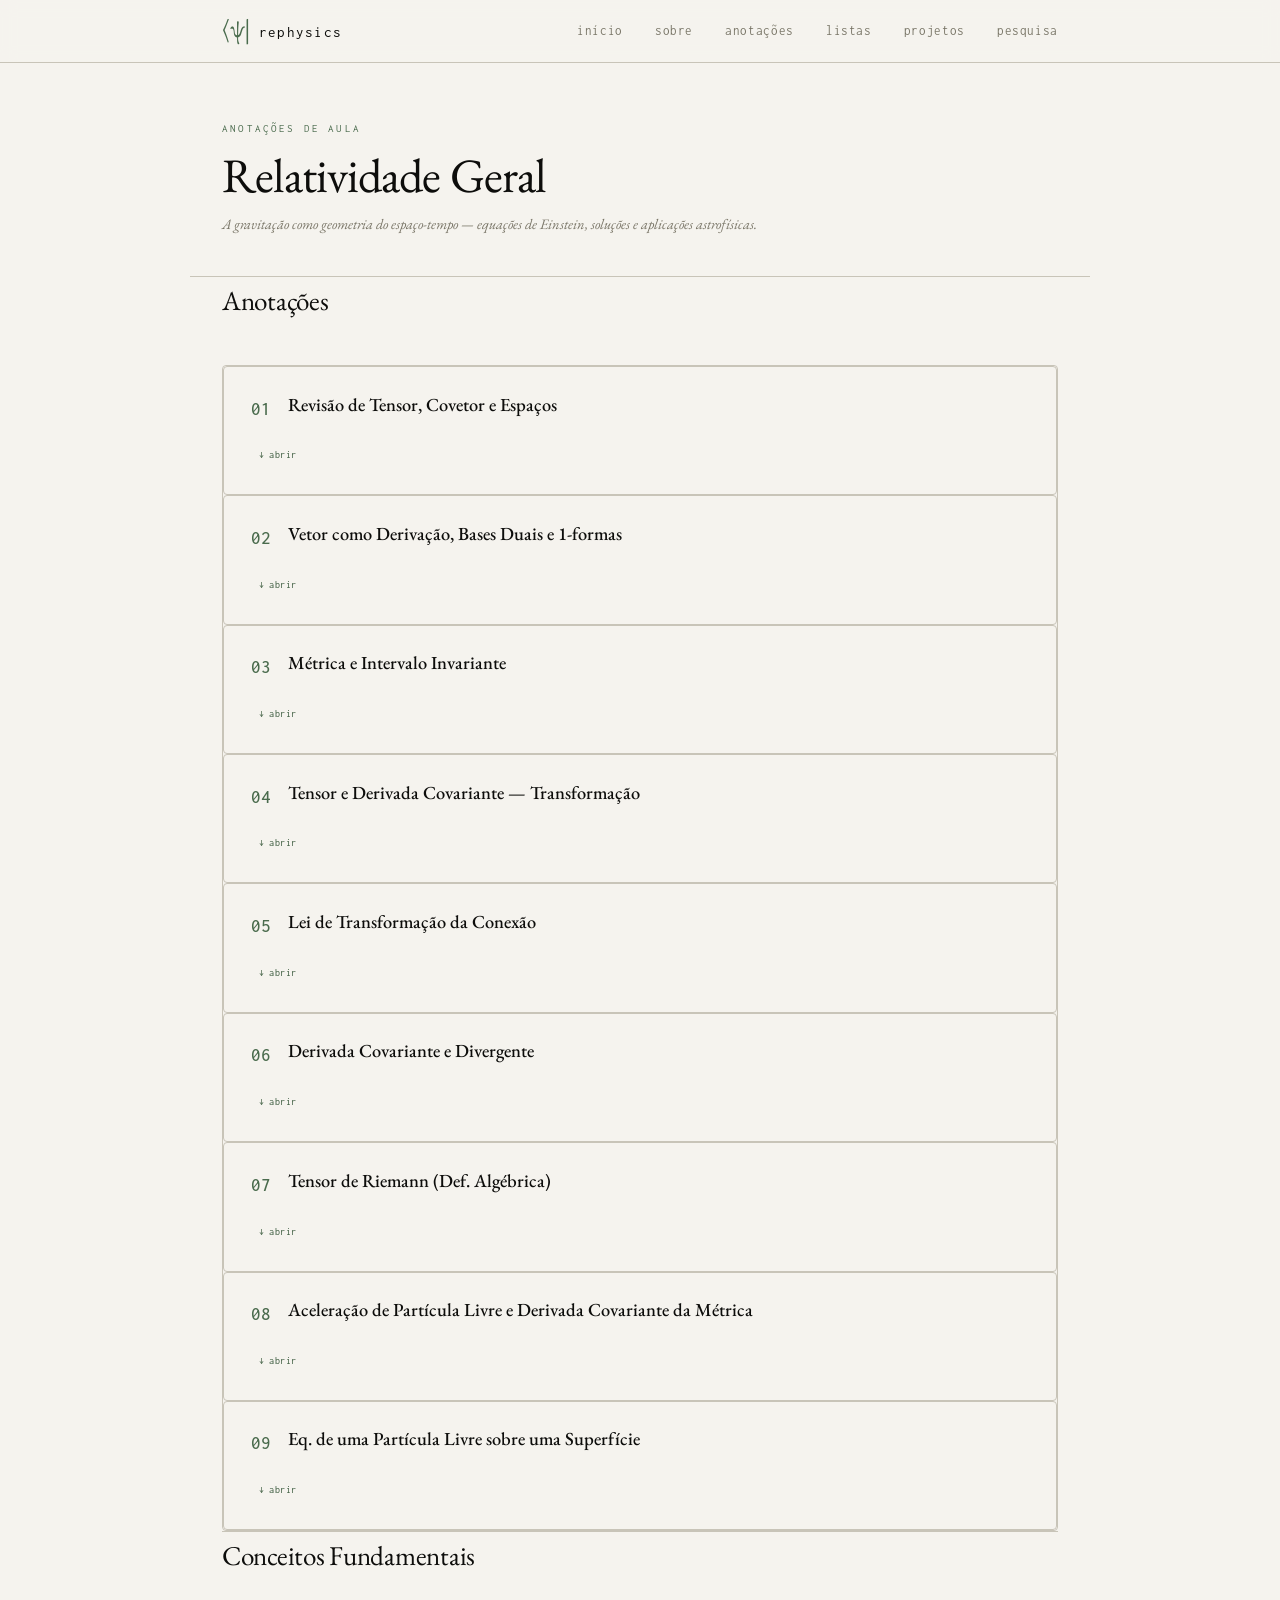
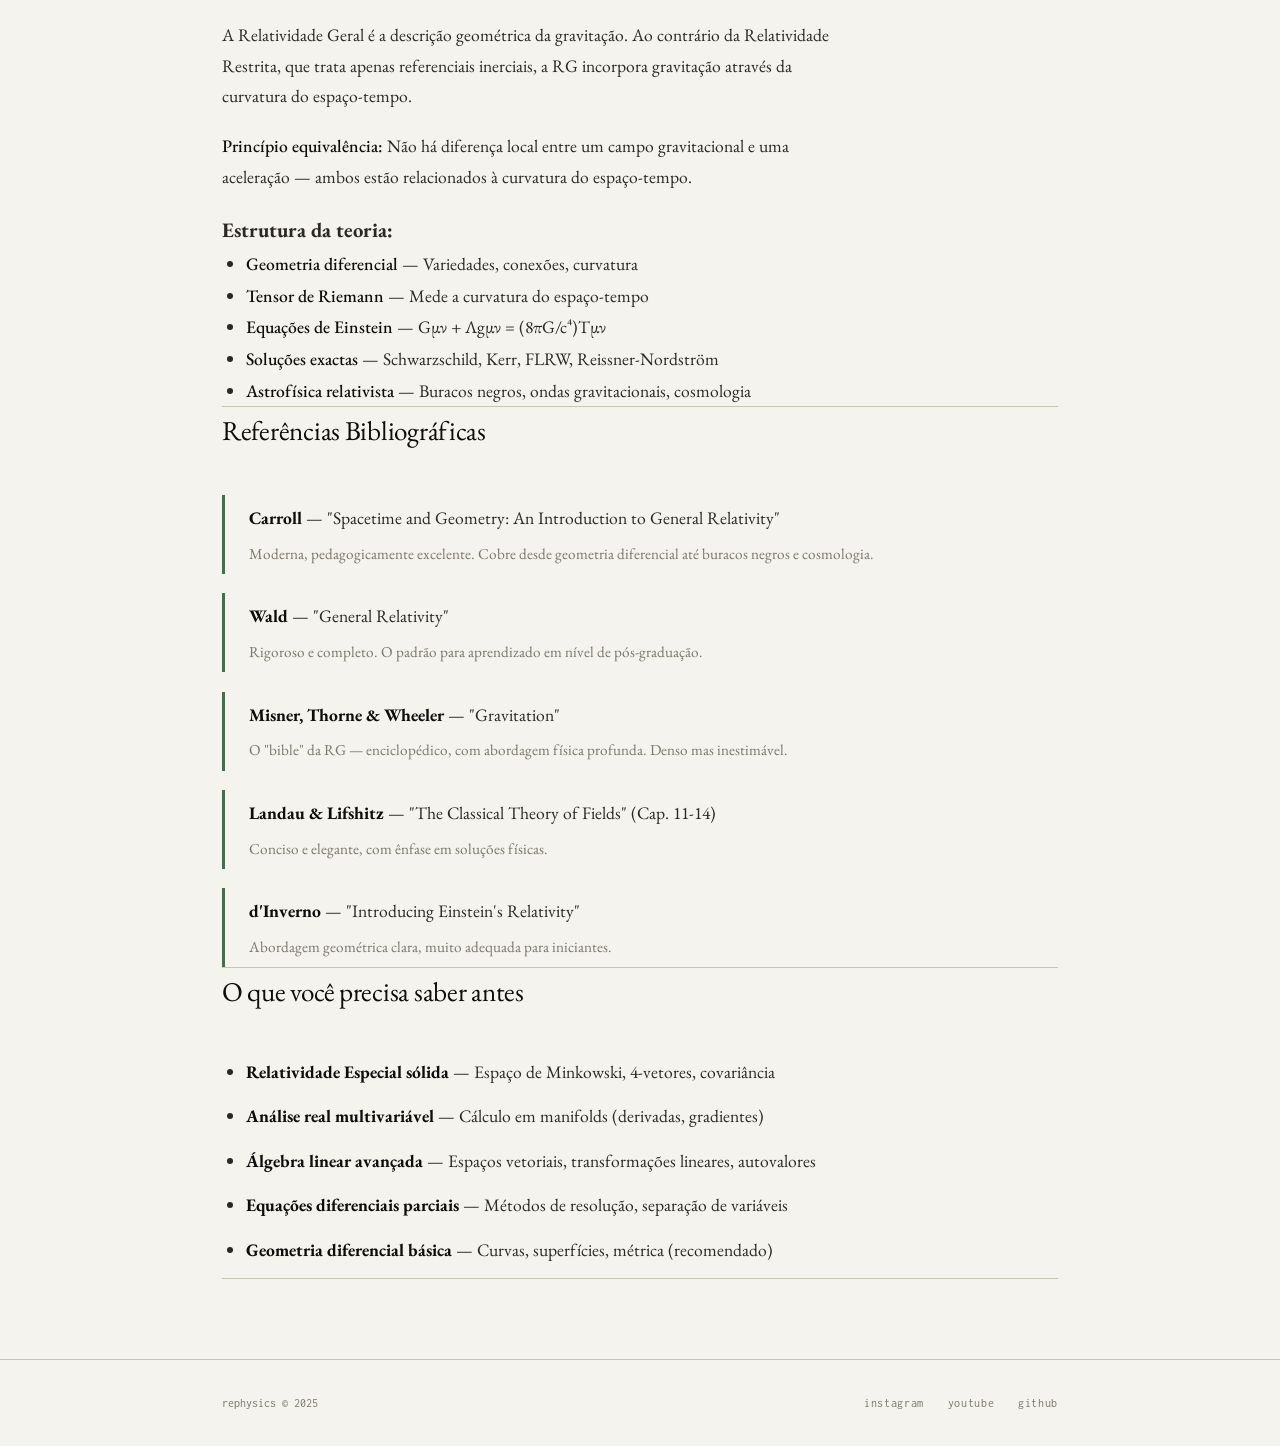
<file: pages/relatividade-geral.html>
<!DOCTYPE html>
<html lang="pt-BR">
<head>
  <meta charset="UTF-8" />
  <meta name="viewport" content="width=device-width, initial-scale=1.0" />
  <title>Relatividade Geral · rephysics</title>
  <link href="https://fonts.googleapis.com/css2?family=Inter:wght@300;400;500&family=EB+Garamond:ital,wght@0,400;0,500;1,400&family=Inconsolata:wght@300;400;500&display=swap" rel="stylesheet" />
  <link rel="stylesheet" href="../assets/css/style.css" />
</head>
<body>

  <header>
    <div class="header-inner">
      <div class="logo">
        <span class="logo-symbol">⟨ψ|</span>
        <span class="logo-name">rephysics</span>
      </div>
      <nav>
        <a href="../index.html">início</a>
        <a href="sobre.html">sobre</a>
        <a href="anotacoes.html">anotações</a>
        <a href="listas.html">listas</a>
        <a href="#projetos">projetos</a>
        <a href="pesquisa.html">pesquisa</a>
      </nav>
    </div>
  </header>

  <div class="page-hero">
    <p class="page-label">anotações de aula</p>
    <h1 class="page-title">Relatividade Geral</h1>
    <p class="page-sub">A gravitação como geometria do espaço-tempo — equações de Einstein, soluções e aplicações astrofísicas.</p>
  </div>

  <div class="content">

    <section class="section">
      <h2 class="section-title">Anotações</h2>
      <div class="notas-grid" style="grid-template-columns: repeat(auto-fit, minmax(250px, 1fr));">

        <div class="nota-card">
          <div class="nota-header">
            <span class="nota-num">01</span>
            <h3 class="nota-title">Revisão de Tensor, Covetor e Espaços</h3>
          </div>
          <a href="../assets/pdfs/anotações/relatividade-geral/Revisão de tensor,covetor e espaços.pdf" target="_blank" class="pdf-btn">abrir</a>
        </div>

        <div class="nota-card">
          <div class="nota-header">
            <span class="nota-num">02</span>
            <h3 class="nota-title">Vetor como Derivação, Bases Duais e 1-formas</h3>
          </div>
          <a href="../assets/pdfs/anotações/relatividade-geral/vetor como derivacao, bases duais e 1-formas.pdf" target="_blank" class="pdf-btn">abrir</a>
        </div>

        <div class="nota-card">
          <div class="nota-header">
            <span class="nota-num">03</span>
            <h3 class="nota-title">Métrica e Intervalo Invariante</h3>
          </div>
          <a href="../assets/pdfs/anotações/relatividade-geral/Metrica e intervalo invariante.pdf" target="_blank" class="pdf-btn">abrir</a>
        </div>

        <div class="nota-card">
          <div class="nota-header">
            <span class="nota-num">04</span>
            <h3 class="nota-title">Tensor e Derivada Covariante — Transformação</h3>
          </div>
          <a href="../assets/pdfs/anotações/relatividade-geral/Tensor e derivada covariante ser um tensor e tranf.pdf" target="_blank" class="pdf-btn">abrir</a>
        </div>

        <div class="nota-card">
          <div class="nota-header">
            <span class="nota-num">05</span>
            <h3 class="nota-title">Lei de Transformação da Conexão</h3>
          </div>
          <a href="../assets/pdfs/anotações/relatividade-geral/Lei de transf da conexão.pdf" target="_blank" class="pdf-btn">abrir</a>
        </div>

        <div class="nota-card">
          <div class="nota-header">
            <span class="nota-num">06</span>
            <h3 class="nota-title">Derivada Covariante e Divergente</h3>
          </div>
          <a href="../assets/pdfs/anotações/relatividade-geral/Derivada covariante e divergente.pdf" target="_blank" class="pdf-btn">abrir</a>
        </div>

        <div class="nota-card">
          <div class="nota-header">
            <span class="nota-num">07</span>
            <h3 class="nota-title">Tensor de Riemann (Def. Algébrica)</h3>
          </div>
          <a href="../assets/pdfs/anotações/relatividade-geral/Tensor de riemman (def algebrica).pdf" target="_blank" class="pdf-btn">abrir</a>
        </div>

        <div class="nota-card">
          <div class="nota-header">
            <span class="nota-num">08</span>
            <h3 class="nota-title">Aceleração de Partícula Livre e Derivada Covariante da Métrica</h3>
          </div>
          <a href="../assets/pdfs/anotações/relatividade-geral/Aceleracao de particula livre e derivada covariante da metrica.pdf" target="_blank" class="pdf-btn">abrir</a>
        </div>

        <div class="nota-card">
          <div class="nota-header">
            <span class="nota-num">09</span>
            <h3 class="nota-title">Eq. de uma Partícula Livre sobre uma Superfície</h3>
          </div>
          <a href="../assets/pdfs/anotações/relatividade-geral/Eq de uma particula livre sobre uma superficie.pdf" target="_blank" class="pdf-btn">abrir</a>
        </div>

      </div>
    </section>

    <section class="section">
      <h2 class="section-title">Conceitos Fundamentais</h2>
      <div class="prose">
        <p>
          A Relatividade Geral é a descrição geométrica da gravitação. Ao contrário da Relatividade Restrita, que trata apenas referenciais inerciais, a RG incorpora gravitação através da curvatura do espaço-tempo.
        </p>
        <p>
          <strong>Princípio equivalência:</strong> Não há diferença local entre um campo gravitacional e uma aceleração — ambos estão relacionados à curvatura do espaço-tempo.
        </p>
        <h3>Estrutura da teoria:</h3>
        <ul style="margin-left: 1.5rem; line-height: 1.8;">
          <li><strong>Geometria diferencial</strong> — Variedades, conexões, curvatura</li>
          <li><strong>Tensor de Riemann</strong> — Mede a curvatura do espaço-tempo</li>
          <li><strong>Equações de Einstein</strong> — Gμν + Λgμν = (8πG/c⁴)Tμν</li>
          <li><strong>Soluções exactas</strong> — Schwarzschild, Kerr, FLRW, Reissner-Nordström</li>
          <li><strong>Astrofísica relativista</strong> — Buracos negros, ondas gravitacionais, cosmologia</li>
        </ul>
      </div>
    </section>

    <section class="section">
      <h2 class="section-title">Referências Bibliográficas</h2>
      <div class="references">
        <div class="ref-item">
          <strong>Carroll</strong> — "Spacetime and Geometry: An Introduction to General Relativity"
          <p>Moderna, pedagogicamente excelente. Cobre desde geometria diferencial até buracos negros e cosmologia.</p>
        </div>
        <div class="ref-item">
          <strong>Wald</strong> — "General Relativity"
          <p>Rigoroso e completo. O padrão para aprendizado em nível de pós-graduação.</p>
        </div>
        <div class="ref-item">
          <strong>Misner, Thorne & Wheeler</strong> — "Gravitation"
          <p>O "bible" da RG — enciclopédico, com abordagem física profunda. Denso mas inestimável.</p>
        </div>
        <div class="ref-item">
          <strong>Landau & Lifshitz</strong> — "The Classical Theory of Fields" (Cap. 11-14)
          <p>Conciso e elegante, com ênfase em soluções físicas.</p>
        </div>
        <div class="ref-item">
          <strong>d'Inverno</strong> — "Introducing Einstein's Relativity"
          <p>Abordagem geométrica clara, muito adequada para iniciantes.</p>
        </div>
      </div>
    </section>

    <section class="section">
      <h2 class="section-title">O que você precisa saber antes</h2>
      <div class="prereq">
        <ul style="margin-left: 1.5rem; line-height: 1.8;">
          <li><strong>Relatividade Especial sólida</strong> — Espaço de Minkowski, 4-vetores, covariância</li>
          <li><strong>Análise real multivariável</strong> — Cálculo em manifolds (derivadas, gradientes)</li>
          <li><strong>Álgebra linear avançada</strong> — Espaços vetoriais, transformações lineares, autovalores</li>
          <li><strong>Equações diferenciais parciais</strong> — Métodos de resolução, separação de variáveis</li>
          <li><strong>Geometria diferencial básica</strong> — Curvas, superfícies, métrica (recomendado)</li>
        </ul>
      </div>
    </section>

  </div>

  <footer>
    <div class="footer-inner">
      <span class="mono">rephysics © 2025</span>
      <div class="footer-links">
        <a href="https://instagram.com/rephysics" target="_blank">instagram</a>
        <a href="https://www.youtube.com/@Rephysicss" target="_blank">youtube</a>
        <a href="https://github.com/rennanric" target="_blank">github</a>
      </div>
    </div>
  </footer>

</body>
</html>
</file>
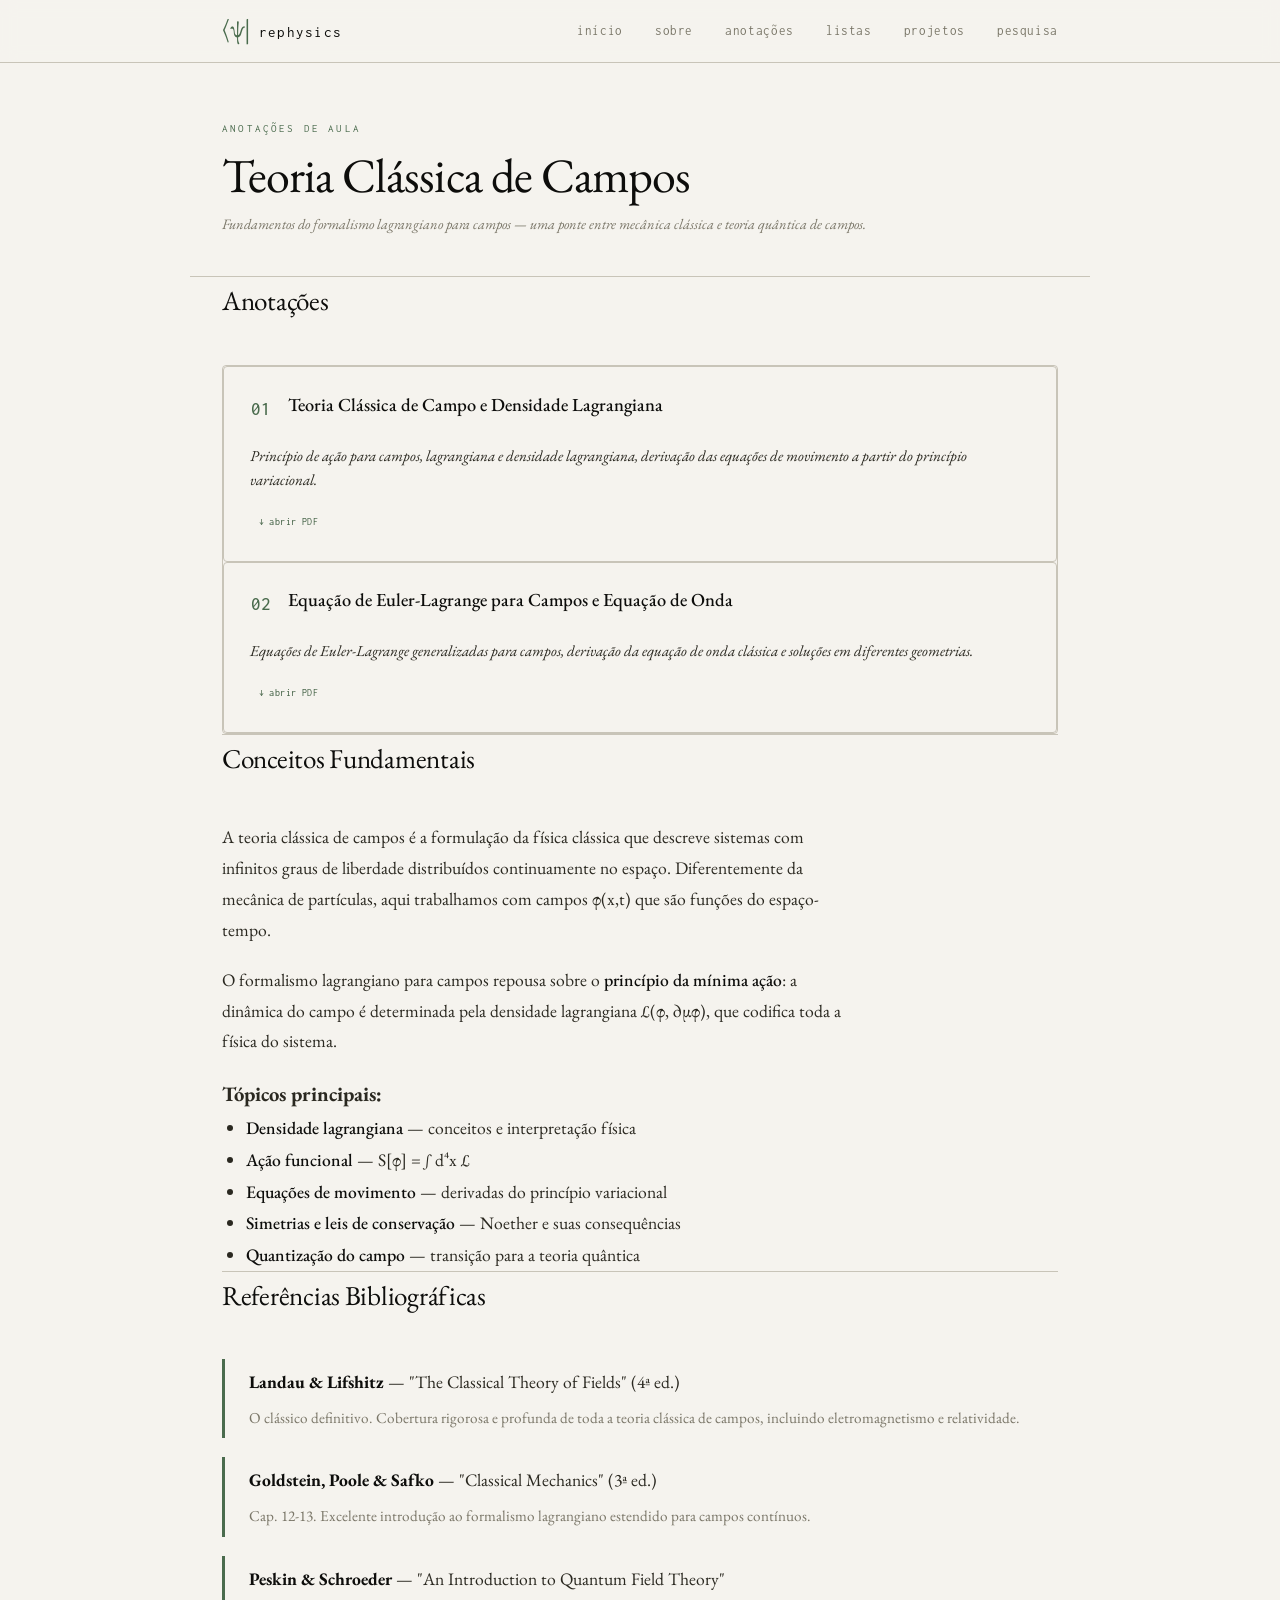
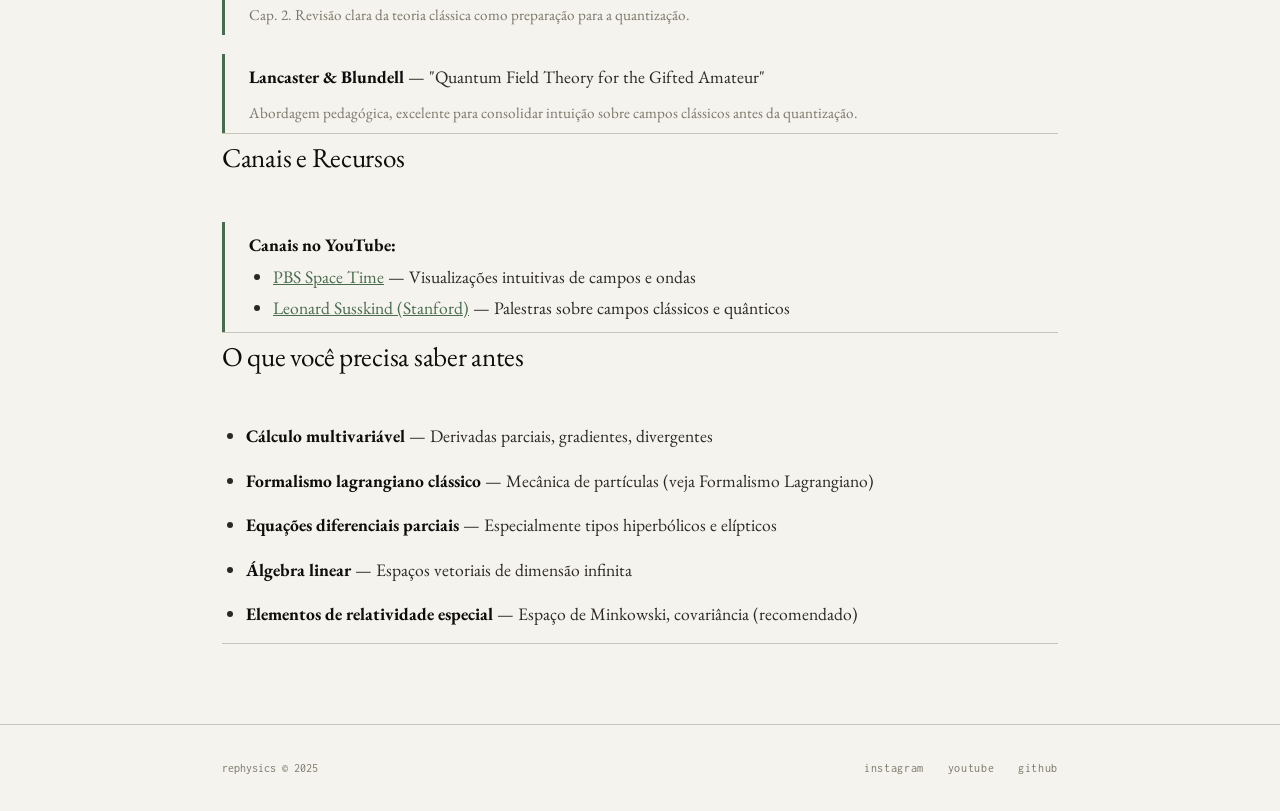
<file: pages/teoria-classica-de-campos.html>
<!DOCTYPE html>
<html lang="pt-BR">
<head>
  <meta charset="UTF-8" />
  <meta name="viewport" content="width=device-width, initial-scale=1.0" />
  <title>Teoria Clássica de Campos · rephysics</title>
  <link href="https://fonts.googleapis.com/css2?family=Inter:wght@300;400;500&family=EB+Garamond:ital,wght@0,400;0,500;1,400&family=Inconsolata:wght@300;400;500&display=swap" rel="stylesheet" />
  <link rel="stylesheet" href="../assets/css/style.css" />
</head>
<body>

  <header>
    <div class="header-inner">
      <div class="logo">
        <span class="logo-symbol">⟨ψ|</span>
        <span class="logo-name">rephysics</span>
      </div>
      <nav>
        <a href="../index.html">início</a>
        <a href="sobre.html">sobre</a>
        <a href="anotacoes.html">anotações</a>
        <a href="listas.html">listas</a>
        <a href="#projetos">projetos</a>
        <a href="pesquisa.html">pesquisa</a>
      </nav>
    </div>
  </header>

  <div class="page-hero">
    <p class="page-label">anotações de aula</p>
    <h1 class="page-title">Teoria Clássica de Campos</h1>
    <p class="page-sub">Fundamentos do formalismo lagrangiano para campos — uma ponte entre mecânica clássica e teoria quântica de campos.</p>
  </div>

  <div class="content">

    <section class="section">
      <h2 class="section-title">Anotações</h2>
      <div class="notas-grid">

        <div class="nota-card">
          <div class="nota-header">
            <span class="nota-num">01</span>
            <h3 class="nota-title">Teoria Clássica de Campo e Densidade Lagrangiana</h3>
          </div>
          <div class="nota-desc">
            <p>Princípio de ação para campos, lagrangiana e densidade lagrangiana, derivação das equações de movimento a partir do princípio variacional.</p>
          </div>
          <a href="../assets/pdfs/anotações/teoria de campos/teoria classica de campos/1. Teoria classica de campo e densidade lagrangiana.pdf" target="_blank" class="pdf-btn">abrir PDF</a>
        </div>

        <div class="nota-card">
          <div class="nota-header">
            <span class="nota-num">02</span>
            <h3 class="nota-title">Equação de Euler-Lagrange para Campos e Equação de Onda</h3>
          </div>
          <div class="nota-desc">
            <p>Equações de Euler-Lagrange generalizadas para campos, derivação da equação de onda clássica e soluções em diferentes geometrias.</p>
          </div>
          <a href="../assets/pdfs/anotações/teoria de campos/teoria classica de campos/2. Equação de EL para campos e equação de onda.pdf" target="_blank" class="pdf-btn">abrir PDF</a>
        </div>

      </div>
    </section>

    <section class="section">
      <h2 class="section-title">Conceitos Fundamentais</h2>
      <div class="prose">
        <p>
          A teoria clássica de campos é a formulação da física clássica que descreve sistemas com infinitos graus de liberdade distribuídos continuamente no espaço. Diferentemente da mecânica de partículas, aqui trabalhamos com campos φ(x,t) que são funções do espaço-tempo.
        </p>
        <p>
          O formalismo lagrangiano para campos repousa sobre o <strong>princípio da mínima ação</strong>: a dinâmica do campo é determinada pela densidade lagrangiana ℒ(φ, ∂μφ), que codifica toda a física do sistema.
        </p>
        <h3>Tópicos principais:</h3>
        <ul style="margin-left: 1.5rem; line-height: 1.8;">
          <li><strong>Densidade lagrangiana</strong> — conceitos e interpretação física</li>
          <li><strong>Ação funcional</strong> — S[φ] = ∫ d⁴x ℒ</li>
          <li><strong>Equações de movimento</strong> — derivadas do princípio variacional</li>
          <li><strong>Simetrias e leis de conservação</strong> — Noether e suas consequências</li>
          <li><strong>Quantização do campo</strong> — transição para a teoria quântica</li>
        </ul>
      </div>
    </section>

    <section class="section">
      <h2 class="section-title">Referências Bibliográficas</h2>
      <div class="references">
        <div class="ref-item">
          <strong>Landau & Lifshitz</strong> — "The Classical Theory of Fields" (4ª ed.)
          <p>O clássico definitivo. Cobertura rigorosa e profunda de toda a teoria clássica de campos, incluindo eletromagnetismo e relatividade.</p>
        </div>
        <div class="ref-item">
          <strong>Goldstein, Poole & Safko</strong> — "Classical Mechanics" (3ª ed.)
          <p>Cap. 12-13. Excelente introdução ao formalismo lagrangiano estendido para campos contínuos.</p>
        </div>
        <div class="ref-item">
          <strong>Peskin & Schroeder</strong> — "An Introduction to Quantum Field Theory"
          <p>Cap. 2. Revisão clara da teoria clássica como preparação para a quantização.</p>
        </div>
        <div class="ref-item">
          <strong>Lancaster & Blundell</strong> — "Quantum Field Theory for the Gifted Amateur"
          <p>Abordagem pedagógica, excelente para consolidar intuição sobre campos clássicos antes da quantização.</p>
        </div>
      </div>
    </section>

    <section class="section">
      <h2 class="section-title">Canais e Recursos</h2>
      <div class="resources">
        <div class="resource-item">
          <strong>Canais no YouTube:</strong>
          <ul style="margin-left: 1.5rem; line-height: 1.8;">
            <li><a href="https://youtube.com" target="_blank" style="color: var(--accent);">PBS Space Time</a> — Visualizações intuitivas de campos e ondas</li>
            <li><a href="https://youtube.com" target="_blank" style="color: var(--accent);">Leonard Susskind (Stanford)</a> — Palestras sobre campos clássicos e quânticos</li>
          </ul>
        </div>
      </div>
    </section>

    <section class="section">
      <h2 class="section-title">O que você precisa saber antes</h2>
      <div class="prereq">
        <ul style="margin-left: 1.5rem; line-height: 1.8;">
          <li><strong>Cálculo multivariável</strong> — Derivadas parciais, gradientes, divergentes</li>
          <li><strong>Formalismo lagrangiano clássico</strong> — Mecânica de partículas (veja Formalismo Lagrangiano)</li>
          <li><strong>Equações diferenciais parciais</strong> — Especialmente tipos hiperbólicos e elípticos</li>
          <li><strong>Álgebra linear</strong> — Espaços vetoriais de dimensão infinita</li>
          <li><strong>Elementos de relatividade especial</strong> — Espaço de Minkowski, covariância (recomendado)</li>
        </ul>
      </div>
    </section>

  </div>

  <footer>
    <div class="footer-inner">
      <span class="mono">rephysics © 2025</span>
      <div class="footer-links">
        <a href="https://instagram.com/rephysics" target="_blank">instagram</a>
        <a href="https://www.youtube.com/@Rephysicss" target="_blank">youtube</a>
        <a href="https://github.com/rennanric" target="_blank">github</a>
      </div>
    </div>
  </footer>

</body>
</html>
</file>
<file: assets/css/style.css>
/* ============================================
   rephysics — style.css
   Estética: físico teórico · branco · verde-musgo
   ============================================ */

:root {
  --bg:          #f5f3ee;
  --bg-alt:      #edeae3;
  --surface:     #e5e1d8;
  --border:      #c8c4b8;
  --accent:      #4a6b4d;   /* verde-musgo */
  --accent-dim:  #3a5a3d;
  --text:        #2a2820;
  --text-muted:  #7a7668;
  --text-strong: #0d0d0b;
  --mono:        'Inconsolata', monospace;
  --serif:       'EB Garamond', Georgia, serif;
}

*, *::before, *::after {
  box-sizing: border-box;
  margin: 0;
  padding: 0;
}

html {
  scroll-behavior: smooth;
}

body {
  background: var(--bg);
  color: var(--text);
  font-family: var(--serif);
  font-size: 1.1rem;
  line-height: 1.75;
  -webkit-font-smoothing: antialiased;
}

/* ---- SCROLLBAR ---- */
::-webkit-scrollbar { width: 6px; }
::-webkit-scrollbar-track { background: var(--bg); }
::-webkit-scrollbar-thumb { background: var(--border); border-radius: 3px; }

/* ---- SELECTION ---- */
::selection {
  background: var(--accent);
  color: #f5f3ee;
}

/* ============================================
   HEADER
   ============================================ */
header {
  position: sticky;
  top: 0;
  z-index: 100;
  background: rgba(245, 243, 238, 0.92);
  backdrop-filter: blur(8px);
  border-bottom: 1px solid var(--border);
}

.header-inner {
  max-width: 900px;
  margin: 0 auto;
  padding: 1rem 2rem;
  display: flex;
  align-items: center;
  justify-content: space-between;
  gap: 2rem;
}

.logo {
  display: flex;
  align-items: baseline;
  gap: 0.5rem;
  text-decoration: none;
}

.logo-symbol {
  font-family: var(--serif);
  font-size: 1.6rem;
  color: var(--accent);
  line-height: 1;
}

.logo-name {
  font-family: var(--mono);
  font-size: 0.95rem;
  font-weight: 400;
  color: var(--text-strong);
  letter-spacing: 0.08em;
}

nav {
  display: flex;
  gap: 2rem;
}

nav a {
  font-family: var(--mono);
  font-size: 0.8rem;
  color: var(--text-muted);
  text-decoration: none;
  letter-spacing: 0.05em;
  transition: color 0.2s;
}

nav a:hover {
  color: var(--accent);
}

/* ============================================
   HERO
   ============================================ */
.hero {
  max-width: 900px;
  margin: 0 auto;
  padding: 6rem 2rem 5rem;
  position: relative;
  border-bottom: 1px solid var(--border);
}

.hero-label {
  font-family: var(--mono);
  font-size: 0.75rem;
  color: var(--accent);
  letter-spacing: 0.15em;
  text-transform: uppercase;
  margin-bottom: 1.2rem;
}

.hero-title {
  font-family: var(--serif);
  font-size: clamp(3.5rem, 8vw, 6.5rem);
  font-weight: 400;
  color: var(--text-strong);
  line-height: 1;
  letter-spacing: -0.02em;
  margin-bottom: 1.5rem;
}

.hero-sub {
  max-width: 520px;
  color: var(--text);
  font-size: 1.15rem;
  margin-bottom: 2.5rem;
  font-style: italic;
}

.hero-links {
  display: flex;
  gap: 1rem;
  flex-wrap: wrap;
}

.btn {
  font-family: var(--mono);
  font-size: 0.82rem;
  letter-spacing: 0.06em;
  padding: 0.6rem 1.4rem;
  border: 1px solid var(--accent);
  background: var(--accent);
  color: #f5f3ee;
  text-decoration: none;
  transition: background 0.2s, color 0.2s;
}

.btn:hover {
  background: transparent;
  color: var(--accent);
}

.btn-ghost {
  background: transparent;
  color: var(--text-muted);
  border-color: var(--border);
}

.btn-ghost:hover {
  border-color: var(--text-muted);
  color: var(--text);
  background: transparent;
}

.hero-eq {
  position: absolute;
  right: 2rem;
  top: 50%;
  transform: translateY(-50%);
  font-family: var(--serif);
  font-size: 1.05rem;
  color: var(--border);
  writing-mode: vertical-rl;
  letter-spacing: 0.05em;
  pointer-events: none;
  user-select: none;
}

/* ============================================
   SECTIONS
   ============================================ */
.section {
  border-bottom: 1px solid var(--border);
}

.section-alt {
  background: var(--bg-alt);
}

.section-inner {
  max-width: 900px;
  margin: 0 auto;
  padding: 5rem 2rem;
}

.section-title {
  font-family: var(--serif);
  font-size: 1.7rem;
  font-weight: 400;
  color: var(--text-strong);
  margin-bottom: 2.5rem;
  letter-spacing: -0.01em;
}

.accent {
  color: var(--accent);
  margin-right: 0.6rem;
  font-style: italic;
}

.section-desc {
  color: var(--text-muted);
  font-style: italic;
  margin-bottom: 2rem;
  font-size: 1rem;
}

/* ============================================
   PROSE
   ============================================ */
.prose p {
  max-width: 620px;
  margin-bottom: 1.2rem;
  color: var(--text);
}

.prose strong {
  color: var(--text-strong);
  font-weight: 500;
}

/* ============================================
   CARD GRID (anotações)
   ============================================ */
.card-grid {
  display: grid;
  grid-template-columns: repeat(auto-fill, minmax(260px, 1fr));
  gap: 1.5px;
  background: var(--border);
  border: 1px solid var(--border);
}

.card {
  background: var(--bg);
  padding: 1.8rem;
  display: flex;
  flex-direction: column;
  gap: 0.6rem;
  transition: background 0.2s;
}

.section-alt .card {
  background: var(--bg-alt);
}

.card:hover {
  background: var(--surface);
}

.card-tag {
  font-family: var(--mono);
  font-size: 0.7rem;
  color: var(--accent);
  letter-spacing: 0.1em;
  text-transform: uppercase;
}

.card h3 {
  font-family: var(--serif);
  font-size: 1.15rem;
  font-weight: 400;
  color: var(--text-strong);
}

.card p {
  font-size: 0.95rem;
  color: var(--text-muted);
  line-height: 1.6;
  flex: 1;
}

.card-link {
  font-family: var(--mono);
  font-size: 0.78rem;
  color: var(--accent-dim);
  text-decoration: none;
  letter-spacing: 0.05em;
  margin-top: 0.4rem;
  transition: color 0.2s;
}

.card-link:hover {
  color: var(--accent);
}

/* ============================================
   TABLE (listas)
   ============================================ */
.list-table {
  width: 100%;
  border-collapse: collapse;
  font-size: 0.98rem;
}

.list-table th {
  font-family: var(--mono);
  font-size: 0.72rem;
  letter-spacing: 0.1em;
  text-transform: uppercase;
  color: var(--text-muted);
  text-align: left;
  padding: 0.7rem 1rem;
  border-bottom: 1px solid var(--border);
}

.list-table td {
  padding: 1rem 1rem;
  border-bottom: 1px solid var(--border);
  color: var(--text);
  vertical-align: middle;
}

.list-table tr:last-child td {
  border-bottom: none;
}

.list-table tr:hover td {
  background: var(--surface);
}

.mono {
  font-family: var(--mono);
  font-size: 0.85rem;
  color: var(--text-muted);
}

.muted {
  color: var(--border);
}

.badge {
  font-family: var(--mono);
  font-size: 0.7rem;
  letter-spacing: 0.08em;
  padding: 0.2rem 0.65rem;
  border-radius: 2px;
}

.badge-done {
  background: rgba(74, 107, 77, 0.12);
  color: var(--accent);
  border: 1px solid var(--accent-dim);
}

.badge-wip {
  background: rgba(160, 130, 80, 0.1);
  color: #7a6030;
  border: 1px solid #b09060;
}

.badge-plan {
  background: var(--surface);
  color: var(--text-muted);
  border: 1px solid var(--border);
}

/* ============================================
   PROJETOS
   ============================================ */
.project-list {
  display: flex;
  flex-direction: column;
  gap: 0;
  border: 1px solid var(--border);
}

.project-item {
  padding: 2rem;
  border-bottom: 1px solid var(--border);
  display: flex;
  flex-direction: column;
  gap: 0.6rem;
  transition: background 0.2s;
}

.project-item:last-child {
  border-bottom: none;
}

.project-item:hover {
  background: var(--surface);
}

.project-header {
  display: flex;
  align-items: baseline;
  gap: 1rem;
  flex-wrap: wrap;
}

.project-name {
  font-family: var(--serif);
  font-size: 1.2rem;
  color: var(--text-strong);
  font-weight: 400;
}

.tag {
  font-family: var(--mono);
  font-size: 0.72rem;
  color: var(--text-muted);
  letter-spacing: 0.06em;
  border: 1px solid var(--border);
  padding: 0.15rem 0.55rem;
}

.project-item > p {
  font-size: 0.97rem;
  color: var(--text-muted);
  max-width: 580px;
}

/* ============================================
   TODO LIST
   ============================================ */
.todo-list {
  list-style: none;
  display: flex;
  flex-direction: column;
  gap: 0;
  border: 1px solid var(--border);
}

.todo-list li {
  display: flex;
  align-items: baseline;
  gap: 1rem;
  padding: 1.1rem 1.5rem;
  border-bottom: 1px solid var(--border);
  font-size: 1rem;
  color: var(--text);
  transition: background 0.15s;
}

.todo-list li:last-child {
  border-bottom: none;
}

.todo-list li:hover {
  background: var(--surface);
}

.todo-icon {
  font-family: var(--mono);
  color: var(--border);
  font-size: 0.9rem;
  flex-shrink: 0;
}

/* ============================================
   FOOTER
   ============================================ */
footer {
  border-top: 1px solid var(--border);
  padding: 2rem 0;
}

.footer-inner {
  max-width: 900px;
  margin: 0 auto;
  padding: 0 2rem;
  display: flex;
  justify-content: space-between;
  align-items: center;
  flex-wrap: wrap;
  gap: 1rem;
}

.footer-inner .mono {
  font-size: 0.78rem;
}

.footer-links {
  display: flex;
  gap: 1.5rem;
}

.footer-links a {
  font-family: var(--mono);
  font-size: 0.78rem;
  color: var(--text-muted);
  text-decoration: none;
  letter-spacing: 0.05em;
  transition: color 0.2s;
}

.footer-links a:hover {
  color: var(--accent);
}

/* ============================================
   RESPONSIVE
   ============================================ */
@media (max-width: 700px) {
  .header-inner {
    flex-direction: column;
    align-items: flex-start;
    gap: 0.8rem;
  }

  nav {
    gap: 1.2rem;
    flex-wrap: wrap;
  }

  .hero-eq {
    display: none;
  }

  .hero {
    padding: 3.5rem 1.5rem 3rem;
  }

  .section-inner {
    padding: 3.5rem 1.5rem;
  }

  .list-table {
    font-size: 0.85rem;
  }

  .list-table th,
  .list-table td {
    padding: 0.7rem 0.5rem;
  }
}

/* ============================================
   PAGE HERO (para páginas)
   ============================================ */
.page-hero {
  max-width: 900px;
  margin: 0 auto;
  padding: 3.5rem 2rem 2.5rem;
  border-bottom: 1px solid var(--border);
}

.page-label {
  font-family: var(--mono);
  font-size: 0.68rem;
  color: var(--accent);
  letter-spacing: 0.2em;
  text-transform: uppercase;
  margin-bottom: 0.7rem;
}

.page-title {
  font-family: var(--serif);
  font-size: clamp(2rem, 4vw, 3rem);
  font-weight: 400;
  color: var(--text-strong);
  line-height: 1.1;
  letter-spacing: -0.02em;
  margin-bottom: 0.6rem;
}

.page-sub {
  font-size: 0.9rem;
  color: var(--text-muted);
  font-style: italic;
}

/* ============================================
   CONTENT (páginas)
   ============================================ */
.content {
  max-width: 900px;
  margin: 0 auto;
  padding: 0 2rem 5rem;
}

/* ============================================
   AREA (disciplinas/notas)
   ============================================ */
.area {
  padding: 2.5rem 0;
  border-bottom: 1px solid var(--border);
}

.area:last-child {
  border-bottom: none;
}

.area-toggle {
  display: flex;
  align-items: center;
  gap: 0.9rem;
  cursor: pointer;
  list-style: none;
  user-select: none;
  padding: 0;
}

.area-toggle::-webkit-details-marker {
  display: none;
}

.area-icon {
  width: 32px;
  height: 32px;
  flex-shrink: 0;
  background: var(--bg-alt);
  border: 1px solid var(--border);
  border-radius: 3px;
  display: flex;
  align-items: center;
  justify-content: center;
  font-family: var(--serif);
  font-size: 1rem;
  color: var(--accent);
  transition: background 0.2s, border-color 0.2s;
}

details[open] .area-icon {
  background: var(--accent);
  color: #f5f3ee;
  border-color: var(--accent);
}

details[open] .area-title {
  font-size: 1.45rem;
}

details[open] .area-count {
  font-size: 0.75rem;
}

.area-title {
  font-family: var(--serif);
  font-size: 1.25rem;
  font-weight: 500;
  color: var(--text-strong);
  flex: 1;
}

.area-count {
  font-family: var(--mono);
  font-size: 0.68rem;
  color: var(--text-muted);
  letter-spacing: 0.06em;
}

.area-chevron {
  font-size: 0.7rem;
  color: var(--text-muted);
  transition: transform 0.25s;
}

details[open] .area-chevron {
  transform: rotate(90deg);
}

/* ============================================
   LISTAS/NOTAS GRID
   ============================================ */
.listas-grid,
.notas-grid {
  margin-top: 1.2rem;
  display: flex;
  flex-direction: column;
  border: 1px solid var(--border);
  border-radius: 4px;
  overflow: hidden;
  animation: slideDown 0.2s ease;
}

@keyframes slideDown {
  from {
    opacity: 0;
    transform: translateY(-6px);
  }
  to {
    opacity: 1;
    transform: translateY(0);
  }
}

.lista-row,
.nota-row {
  display: flex;
  align-items: center;
  gap: 1rem;
  padding: 1rem 1.3rem;
  border-bottom: 1px solid var(--border);
  background: var(--bg);
  transition: background 0.15s;
}

.lista-row:last-child,
.nota-row:last-child {
  border-bottom: none;
}

.lista-row:hover,
.nota-row:hover {
  background: var(--bg-alt);
}

.lista-num,
.nota-num {
  font-family: var(--mono);
  font-size: 0.68rem;
  color: var(--border);
  min-width: 1.4rem;
  text-align: center;
}

.lista-body,
.nota-body {
  flex: 1;
}

.lista-title,
.nota-title {
  font-size: 0.95rem;
  font-weight: 500;
  color: var(--text-strong);
  line-height: 1.3;
}

.lista-desc,
.nota-desc {
  font-size: 0.82rem;
  color: var(--text-muted);
  margin-top: 0.1rem;
  font-family: var(--serif);
  font-style: italic;
}

.lista-right {
  display: flex;
  align-items: center;
  gap: 0.6rem;
  flex-shrink: 0;
  flex-wrap: nowrap;
}

.badge {
  font-family: var(--mono);
  font-size: 0.6rem;
  letter-spacing: 0.08em;
  padding: 0.15rem 0.5rem;
  border-radius: 2px;
  white-space: nowrap;
  flex-shrink: 0;
}

.badge-done {
  background: rgba(74, 107, 77, 0.12);
  color: var(--accent);
  border: 1px solid rgba(74, 107, 77, 0.3);
}

.badge-wip {
  background: rgba(160, 130, 80, 0.1);
  color: #7a6030;
  border: 1px solid rgba(160, 130, 80, 0.3);
}

.pdf-btns {
  display: flex;
  gap: 0.3rem;
  flex-wrap: nowrap;
}

.pdf-btn {
  font-family: var(--mono);
  font-size: 0.65rem;
  color: var(--accent-dim);
  text-decoration: none;
  letter-spacing: 0.04em;
  padding: 0.2rem 0.5rem;
  border: 1px solid transparent;
  border-radius: 2px;
  transition: all 0.2s;
  white-space: nowrap;
  flex-shrink: 0;
}

.pdf-btn:hover {
  color: var(--accent);
  border-color: var(--accent);
  background: rgba(74, 107, 77, 0.06);
}

.pdf-btn::before {
  content: '↓ ';
  font-size: 0.6rem;
}

.pdf-none {
  font-family: var(--mono);
  font-size: 0.62rem;
  color: var(--border);
}

.nota {
  margin-top: 2.5rem;
  padding: 1rem 1.4rem;
  border-left: 2px solid var(--accent);
  background: var(--bg-alt);
  font-size: 0.82rem;
  color: var(--text-muted);
  font-style: italic;
  font-family: var(--serif);
  border-radius: 0 3px 3px 0;
}

/* ============================================
   LIST GROUPS (disciplinas)
   ============================================ */
.list-group {
  margin-bottom: 2.5rem;
}

.list-group:last-child {
  margin-bottom: 0;
}

.list-group-header {
  font-family: var(--mono);
  font-size: 0.95rem;
  letter-spacing: 0.12em;
  text-transform: uppercase;
  color: var(--accent);
  padding: 0.6rem 0;
  margin-bottom: 0;
  border-bottom: 1px solid var(--accent);
  display: inline-block;
}

.list-group .list-table {
  border: 1px solid var(--border);
  margin-top: 0;
}

.list-group .list-table thead tr {
  background: var(--bg-alt);
}

/* ============================================
   EXPLORE CARDS (§5 — O que quero explorar)
   ============================================ */
.explore-grid {
  display: grid;
  grid-template-columns: repeat(auto-fill, minmax(280px, 1fr));
  gap: 1.5rem;
  margin-top: 0.5rem;
}

.explore-card {
  border: 1px solid var(--border);
  padding: 1.6rem;
  display: flex;
  flex-direction: column;
  gap: 0.7rem;
  background: var(--bg);
  transition: box-shadow 0.2s, transform 0.2s;
  border-radius: 4px;
}

.explore-card:hover {
  box-shadow: 0 4px 16px rgba(0, 0, 0, 0.07);
  transform: translateY(-2px);
}

.explore-tag {
  font-family: var(--mono);
  font-size: 0.65rem;
  letter-spacing: 0.12em;
  text-transform: uppercase;
  color: var(--accent);
}

.explore-title {
  font-family: var(--serif);
  font-size: 1.15rem;
  font-weight: 400;
  color: var(--text-strong);
  line-height: 1.3;
}

.explore-desc {
  font-size: 0.92rem;
  color: var(--text-muted);
  line-height: 1.6;
  flex: 1;
}

.explore-status {
  font-family: var(--mono);
  font-size: 0.65rem;
  color: var(--border);
  letter-spacing: 0.08em;
  margin-top: 0.3rem;
}

.explore-status.soon {
  color: #b09060;
}

/* ============================================
   NOTA CARDS (páginas de tópicos individuais)
   ============================================ */
.nota-card {
  border: 1px solid var(--border);
  padding: 1.6rem;
  background: var(--bg);
  border-radius: 4px;
  transition: box-shadow 0.2s, transform 0.2s;
  display: flex;
  flex-direction: column;
  gap: 1rem;
}

.nota-card:hover {
  box-shadow: 0 4px 16px rgba(0, 0, 0, 0.07);
  transform: translateY(-2px);
}

.nota-header {
  display: flex;
  align-items: flex-start;
  gap: 1rem;
}

.nota-num {
  font-family: var(--mono);
  font-size: 1.2rem;
  font-weight: 500;
  color: var(--accent);
  flex-shrink: 0;
}

.nota-title {
  font-family: var(--serif);
  font-size: 1.15rem;
  font-weight: 500;
  color: var(--text-strong);
  margin: 0;
}

.nota-desc {
  font-size: 0.95rem;
  color: var(--text);
  line-height: 1.6;
}

/* ============================================
   REFERENCES & RESOURCES (páginas de tópicos)
   ============================================ */
.references,
.resources,
.prereq {
  display: flex;
  flex-direction: column;
  gap: 1.2rem;
  margin-top: 0.5rem;
}

.ref-item,
.resource-item {
  border-left: 3px solid var(--accent);
  padding-left: 1.5rem;
  padding-top: 0.5rem;
  padding-bottom: 0.5rem;
}

.ref-item strong,
.resource-item strong {
  color: var(--text-strong);
  font-family: var(--serif);
}

.ref-item p,
.resource-item p {
  font-size: 0.95rem;
  color: var(--text-muted);
  margin-top: 0.5rem;
  line-height: 1.6;
}

.prereq ul {
  margin-left: 1.5rem;
}

.prereq li {
  margin-bottom: 0.8rem;
}

.prereq strong {
  color: var(--text-strong);
}
</file>
<file: assets/css/style.pesquisa.css>
/* ── BLOCO: EM ANDAMENTO ── */
.block {
  padding: 4rem 0;
  border-bottom: 1px solid var(--border);
}

.block:last-child {
  border-bottom: none;
}

.block-label {
  font-family: var(--mono);
  font-size: 0.7rem;
  letter-spacing: 0.18em;
  text-transform: uppercase;
  color: var(--text-muted);
  margin-bottom: 2.5rem;
  display: flex;
  align-items: center;
  gap: 0.8rem;
}

.block-label::after {
  content: '';
  flex: 1;
  height: 1px;
  background: var(--border);
}

/* Cards de pesquisa em andamento */
.research-card {
  border: 1px solid var(--border);
  padding: 2rem 2.2rem;
  margin-bottom: 1.5px;
  background: var(--bg);
  transition: background 0.2s;
  position: relative;
}

.research-card:hover {
  background: var(--bg-alt);
}

.research-card + .research-card {
  border-top: none;
}

.rc-type {
  font-family: var(--mono);
  font-size: 0.68rem;
  letter-spacing: 0.12em;
  text-transform: uppercase;
  color: var(--accent);
  margin-bottom: 0.7rem;
}

.rc-title {
  font-family: var(--serif);
  font-size: 1.35rem;
  font-weight: 400;
  color: var(--text-strong);
  line-height: 1.3;
  margin-bottom: 1rem;
}

.rc-desc {
  font-size: 0.97rem;
  color: var(--text-muted);
  max-width: 650px;
  line-height: 1.7;
}

.rc-tags {
  display: flex;
  flex-wrap: wrap;
  gap: 0.5rem;
  margin-top: 1.2rem;
}

.rc-tag {
  font-family: var(--mono);
  font-size: 0.68rem;
  letter-spacing: 0.06em;
  border: 1px solid var(--border);
  padding: 0.18rem 0.6rem;
  color: var(--text-muted);
}

.rc-number {
  position: absolute;
  top: 2rem;
  right: 2.2rem;
  font-family: var(--mono);
  font-size: 0.75rem;
  color: var(--border);
}

/* ── GRID DE INTERESSES ── */
.interests-grid {
  display: grid;
  grid-template-columns: repeat(auto-fill, minmax(280px, 1fr));
  gap: 1.5px;
  background: var(--border);
  border: 1px solid var(--border);
}

.interest-card {
  background: var(--bg);
  padding: 1.8rem;
  display: flex;
  flex-direction: column;
  gap: 0.7rem;
  transition: background 0.2s;
}

.interest-card:hover {
  background: var(--surface);
}

.ic-icon {
  font-size: 1.1rem;
  line-height: 1;
  margin-bottom: 0.2rem;
  opacity: 0.6;
}

.ic-title {
  font-family: var(--serif);
  font-size: 1.08rem;
  font-weight: 400;
  color: var(--text-strong);
  line-height: 1.3;
}

.ic-desc {
  font-size: 0.88rem;
  color: var(--text-muted);
  line-height: 1.65;
  flex: 1;
}

.ic-keyword {
  font-family: var(--mono);
  font-size: 0.65rem;
  color: var(--accent);
  letter-spacing: 0.1em;
  text-transform: uppercase;
  margin-top: 0.3rem;
}

/* ── RESPONSIVE ── */
@media (max-width: 700px) {
  .research-card {
    padding: 1.5rem;
  }

  .rc-number {
    position: static;
    margin-top: 1rem;
    color: var(--text-muted);
  }

  .interests-grid {
    grid-template-columns: 1fr;
  }
}
</file>
